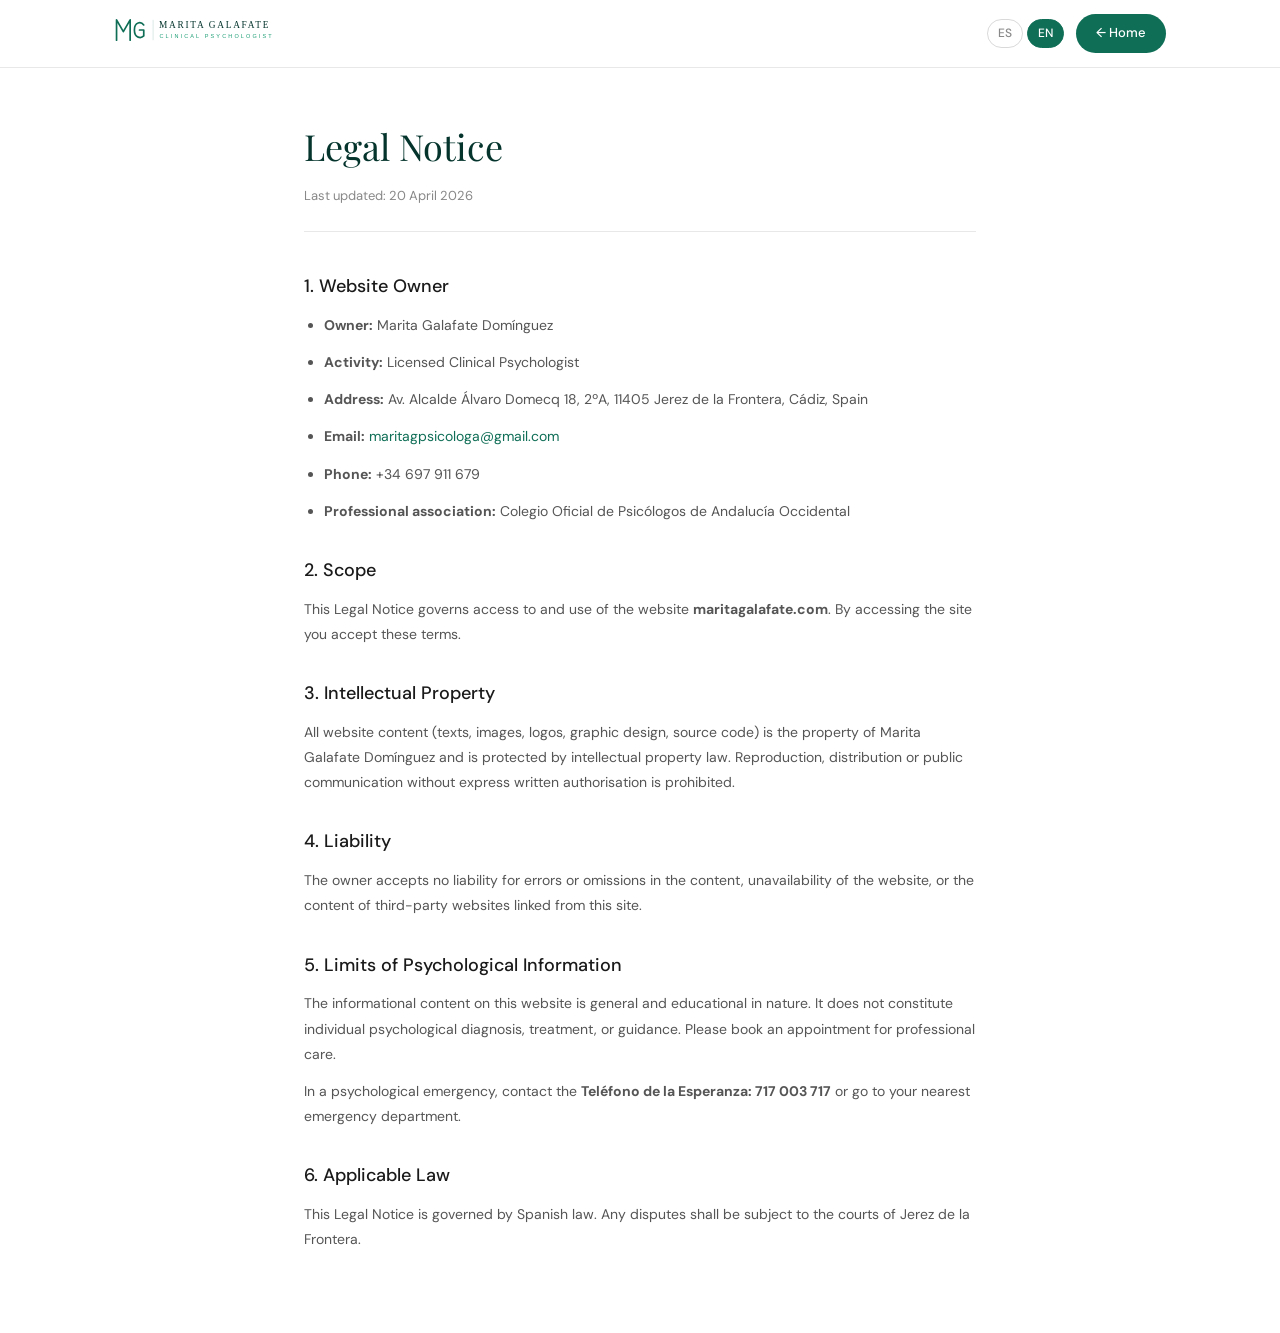
<file: en/legal/aviso.html>
<!DOCTYPE html>
<html lang="en">
<head>
  <title>Legal Notice · Marita Galafate</title>
  <link rel="canonical" href="https://maritagalafate.com/en/legal/aviso.html" />
  <link rel="alternate" hreflang="es" href="https://maritagalafate.com/es/legal/aviso.html" />
  <link rel="alternate" hreflang="en" href="https://maritagalafate.com/en/legal/aviso.html" />
  <meta charset="UTF-8" />
  <meta name="viewport" content="width=device-width, initial-scale=1.0" />
  <meta name="robots" content="index, follow" />
  <link rel="preconnect" href="https://fonts.googleapis.com" />
  <link rel="preconnect" href="https://fonts.gstatic.com" crossorigin />
  <link rel="stylesheet" href="https://fonts.googleapis.com/css2?family=Playfair+Display:wght@400;500&family=DM+Sans:wght@300;400;500&display=swap" />
  <link rel="stylesheet" href="../../css/styles.css" />
</head>
<body>
<nav id="main-nav" role="navigation">
  <div class="nav-inner">
    <a class="nav-logo" href="../">
      <svg xmlns="http://www.w3.org/2000/svg" viewBox="0 0 200 40" fill="none" height="34" aria-label="Marita Galafate · Clinical Psychologist">
        <g transform="translate(0,2)">
          <path d="M3 30 L3 6 L11 20 L19 6 L19 30" stroke="#0F6E56" stroke-width="2" stroke-linecap="round" stroke-linejoin="round"/>
          <path d="M35 12 C32 8 24 8 24 18 C24 28 32 28 35 25 L35 18 L30 18" stroke="#0F6E56" stroke-width="2" stroke-linecap="round" stroke-linejoin="round"/>
        </g>
        <line x1="46" y1="8" x2="46" y2="32" stroke="#0F6E56" stroke-width="0.6" stroke-opacity="0.3"/>
        <text x="53" y="18" font-family="Georgia,'Times New Roman',serif" font-size="11" letter-spacing="2" fill="#04342C">MARITA GALAFATE</text>
        <text x="53.5" y="29" font-family="'Helvetica Neue',Arial,sans-serif" font-size="6.5" letter-spacing="2.5" fill="#1D9E75">CLINICAL PSYCHOLOGIST</text>
      </svg>
    </a>
    <div class="nav-right">
      <div class="lang-switcher">
        <a class="lang-btn" href="../../es/legal/aviso.html">ES</a>
        <a class="lang-btn active" href="./aviso.html">EN</a>
      </div>
      <a href="../" class="nav-book-btn">← Home</a>
    </div>
  </div>
</nav>
<div class="legal-page">
  <h1>Legal Notice</h1>
  <p class="legal-date">Last updated: 20 April 2026</p>

  <h2>1. Website Owner</h2>
  <ul>
    <li><strong>Owner:</strong> Marita Galafate Domínguez</li>
    <li><strong>Activity:</strong> Licensed Clinical Psychologist</li>
    <li><strong>Address:</strong> Av. Alcalde Álvaro Domecq 18, 2ºA, 11405 Jerez de la Frontera, Cádiz, Spain</li>
    <li><strong>Email:</strong> <a href="mailto:maritagpsicologa@gmail.com">maritagpsicologa@gmail.com</a></li>
    <li><strong>Phone:</strong> +34 697 911 679</li>
    <li><strong>Professional association:</strong> Colegio Oficial de Psicólogos de Andalucía Occidental</li>
  </ul>

  <h2>2. Scope</h2>
  <p>This Legal Notice governs access to and use of the website <strong>maritagalafate.com</strong>. By accessing the site you accept these terms.</p>

  <h2>3. Intellectual Property</h2>
  <p>All website content (texts, images, logos, graphic design, source code) is the property of Marita Galafate Domínguez and is protected by intellectual property law. Reproduction, distribution or public communication without express written authorisation is prohibited.</p>

  <h2>4. Liability</h2>
  <p>The owner accepts no liability for errors or omissions in the content, unavailability of the website, or the content of third-party websites linked from this site.</p>

  <h2>5. Limits of Psychological Information</h2>
  <p>The informational content on this website is general and educational in nature. It does not constitute individual psychological diagnosis, treatment, or guidance. Please book an appointment for professional care.</p>
  <p>In a psychological emergency, contact the <strong>Teléfono de la Esperanza: 717 003 717</strong> or go to your nearest emergency department.</p>

  <h2>6. Applicable Law</h2>
  <p>This Legal Notice is governed by Spanish law. Any disputes shall be subject to the courts of Jerez de la Frontera.</p>
</div>
<script src="../../js/main.js"></script>
</body>
</html>
</file>
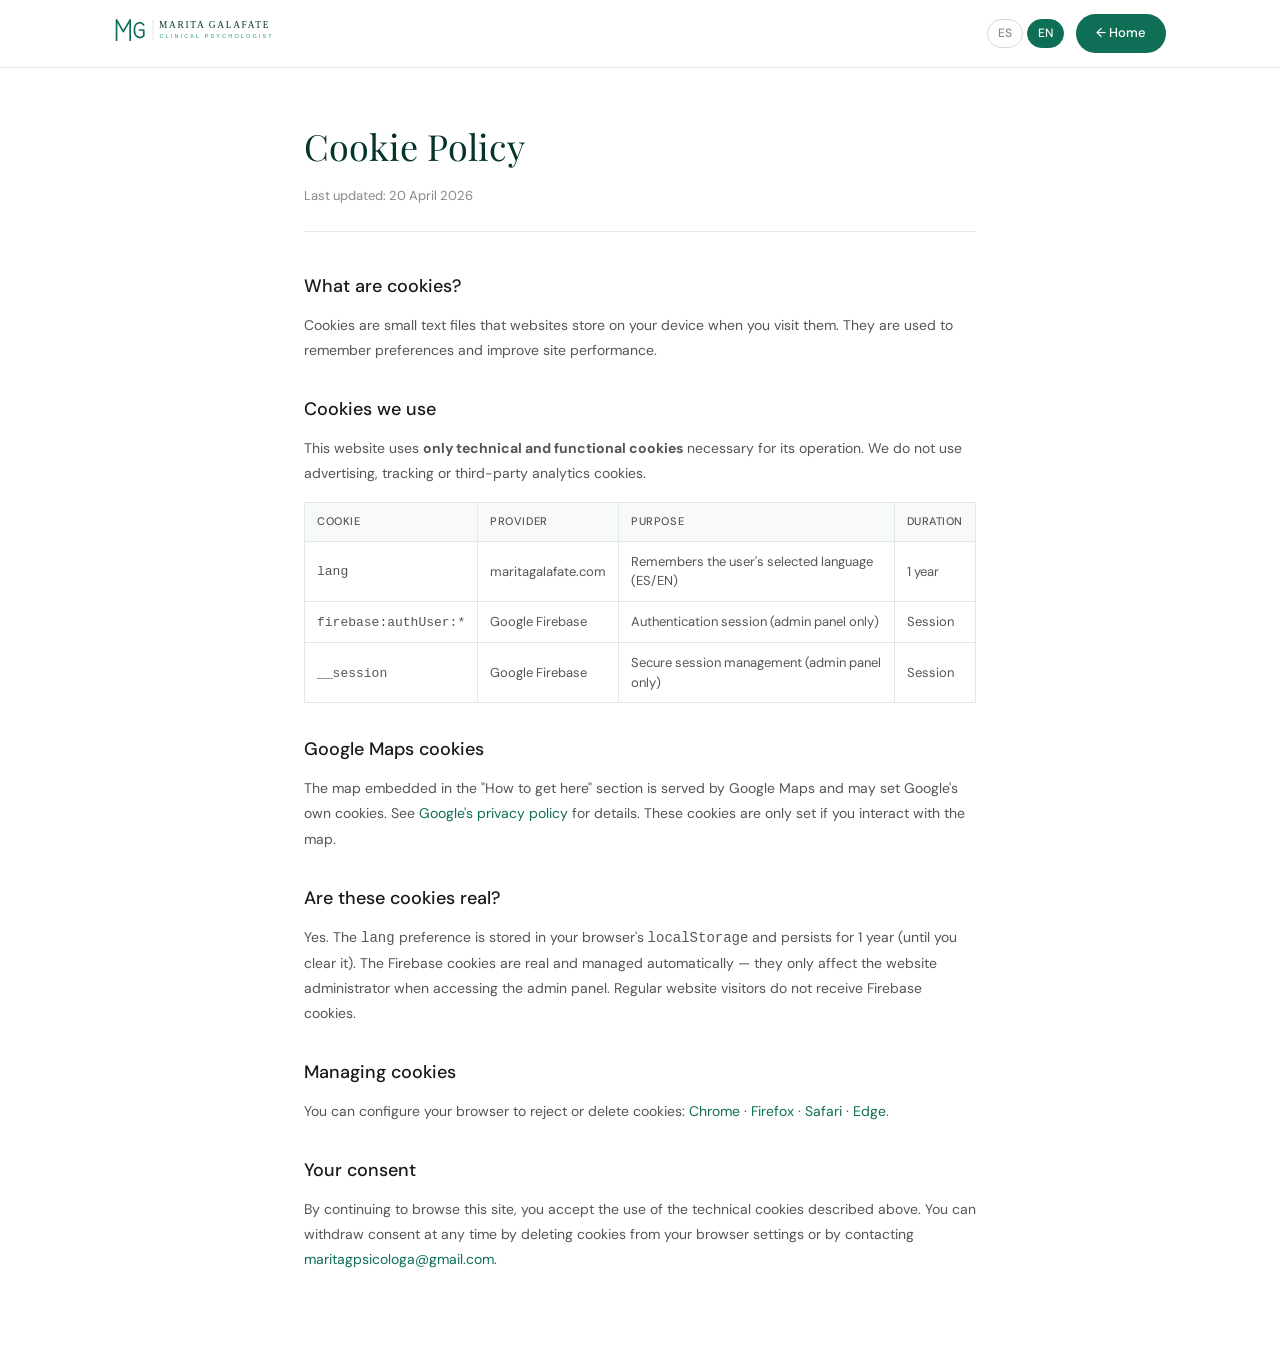
<file: en/legal/cookies.html>
<!DOCTYPE html>
<html lang="en">
<head>
  <title>Cookie Policy · Marita Galafate</title>
  <link rel="canonical" href="https://maritagalafate.com/en/legal/cookies.html" />
  <link rel="alternate" hreflang="es" href="https://maritagalafate.com/es/legal/cookies.html" />
  <link rel="alternate" hreflang="en" href="https://maritagalafate.com/en/legal/cookies.html" />
  <meta charset="UTF-8" />
  <meta name="viewport" content="width=device-width, initial-scale=1.0" />
  <meta name="robots" content="index, follow" />
  <link rel="preconnect" href="https://fonts.googleapis.com" />
  <link rel="preconnect" href="https://fonts.gstatic.com" crossorigin />
  <link rel="stylesheet" href="https://fonts.googleapis.com/css2?family=Playfair+Display:wght@400;500&family=DM+Sans:wght@300;400;500&display=swap" />
  <link rel="stylesheet" href="../../css/styles.css" />
  <style>
    .cookie-table{width:100%;border-collapse:collapse;font-size:13px;margin:1rem 0}
    .cookie-table th{text-align:left;padding:10px 12px;background:#f8faf8;border:.5px solid #e2e8e4;font-size:11px;text-transform:uppercase;letter-spacing:.05em;color:#555;font-weight:500}
    .cookie-table td{padding:10px 12px;border:.5px solid #e2e8e4;color:#555;line-height:1.5}
  </style>
</head>
<body>
<nav id="main-nav" role="navigation">
  <div class="nav-inner">
    <a class="nav-logo" href="../">
      <svg xmlns="http://www.w3.org/2000/svg" viewBox="0 0 200 40" fill="none" height="34" aria-label="Marita Galafate · Clinical Psychologist">
        <g transform="translate(0,2)">
          <path d="M3 30 L3 6 L11 20 L19 6 L19 30" stroke="#0F6E56" stroke-width="2" stroke-linecap="round" stroke-linejoin="round"/>
          <path d="M35 12 C32 8 24 8 24 18 C24 28 32 28 35 25 L35 18 L30 18" stroke="#0F6E56" stroke-width="2" stroke-linecap="round" stroke-linejoin="round"/>
        </g>
        <line x1="46" y1="8" x2="46" y2="32" stroke="#0F6E56" stroke-width="0.6" stroke-opacity="0.3"/>
        <text x="53" y="18" font-family="Georgia,'Times New Roman',serif" font-size="11" letter-spacing="2" fill="#04342C">MARITA GALAFATE</text>
        <text x="53.5" y="29" font-family="'Helvetica Neue',Arial,sans-serif" font-size="6.5" letter-spacing="2.5" fill="#1D9E75">CLINICAL PSYCHOLOGIST</text>
      </svg>
    </a>
    <div class="nav-right">
      <div class="lang-switcher">
        <a class="lang-btn" href="../../es/legal/cookies.html">ES</a>
        <a class="lang-btn active" href="./cookies.html">EN</a>
      </div>
      <a href="../" class="nav-book-btn">← Home</a>
    </div>
  </div>
</nav>
<div class="legal-page">
  <h1>Cookie Policy</h1>
  <p class="legal-date">Last updated: 20 April 2026</p>

  <h2>What are cookies?</h2>
  <p>Cookies are small text files that websites store on your device when you visit them. They are used to remember preferences and improve site performance.</p>

  <h2>Cookies we use</h2>
  <p>This website uses <strong>only technical and functional cookies</strong> necessary for its operation. We do not use advertising, tracking or third-party analytics cookies.</p>

  <table class="cookie-table">
    <thead><tr><th>Cookie</th><th>Provider</th><th>Purpose</th><th>Duration</th></tr></thead>
    <tbody>
      <tr><td><code>lang</code></td><td>maritagalafate.com</td><td>Remembers the user's selected language (ES/EN)</td><td>1 year</td></tr>
      <tr><td><code>firebase:authUser:*</code></td><td>Google Firebase</td><td>Authentication session (admin panel only)</td><td>Session</td></tr>
      <tr><td><code>__session</code></td><td>Google Firebase</td><td>Secure session management (admin panel only)</td><td>Session</td></tr>
    </tbody>
  </table>

  <h2>Google Maps cookies</h2>
  <p>The map embedded in the "How to get here" section is served by Google Maps and may set Google's own cookies. See <a href="https://policies.google.com/privacy" target="_blank" rel="noopener">Google's privacy policy</a> for details. These cookies are only set if you interact with the map.</p>

  <h2>Are these cookies real?</h2>
  <p>Yes. The <code>lang</code> preference is stored in your browser's <code>localStorage</code> and persists for 1 year (until you clear it). The Firebase cookies are real and managed automatically — they only affect the website administrator when accessing the admin panel. Regular website visitors do not receive Firebase cookies.</p>

  <h2>Managing cookies</h2>
  <p>You can configure your browser to reject or delete cookies: <a href="https://support.google.com/chrome/answer/95647" target="_blank" rel="noopener">Chrome</a> · <a href="https://support.mozilla.org/en-US/kb/enable-and-disable-cookies-website-preferences" target="_blank" rel="noopener">Firefox</a> · <a href="https://support.apple.com/guide/safari/manage-cookies-sfri11471/mac" target="_blank" rel="noopener">Safari</a> · <a href="https://support.microsoft.com/windows/delete-and-manage-cookies-168dab11-0753-043d-7c16-ede5947fc64d" target="_blank" rel="noopener">Edge</a>.</p>

  <h2>Your consent</h2>
  <p>By continuing to browse this site, you accept the use of the technical cookies described above. You can withdraw consent at any time by deleting cookies from your browser settings or by contacting <a href="mailto:maritagpsicologa@gmail.com">maritagpsicologa@gmail.com</a>.</p>
</div>
<script src="../../js/main.js"></script>
</body>
</html>
</file>
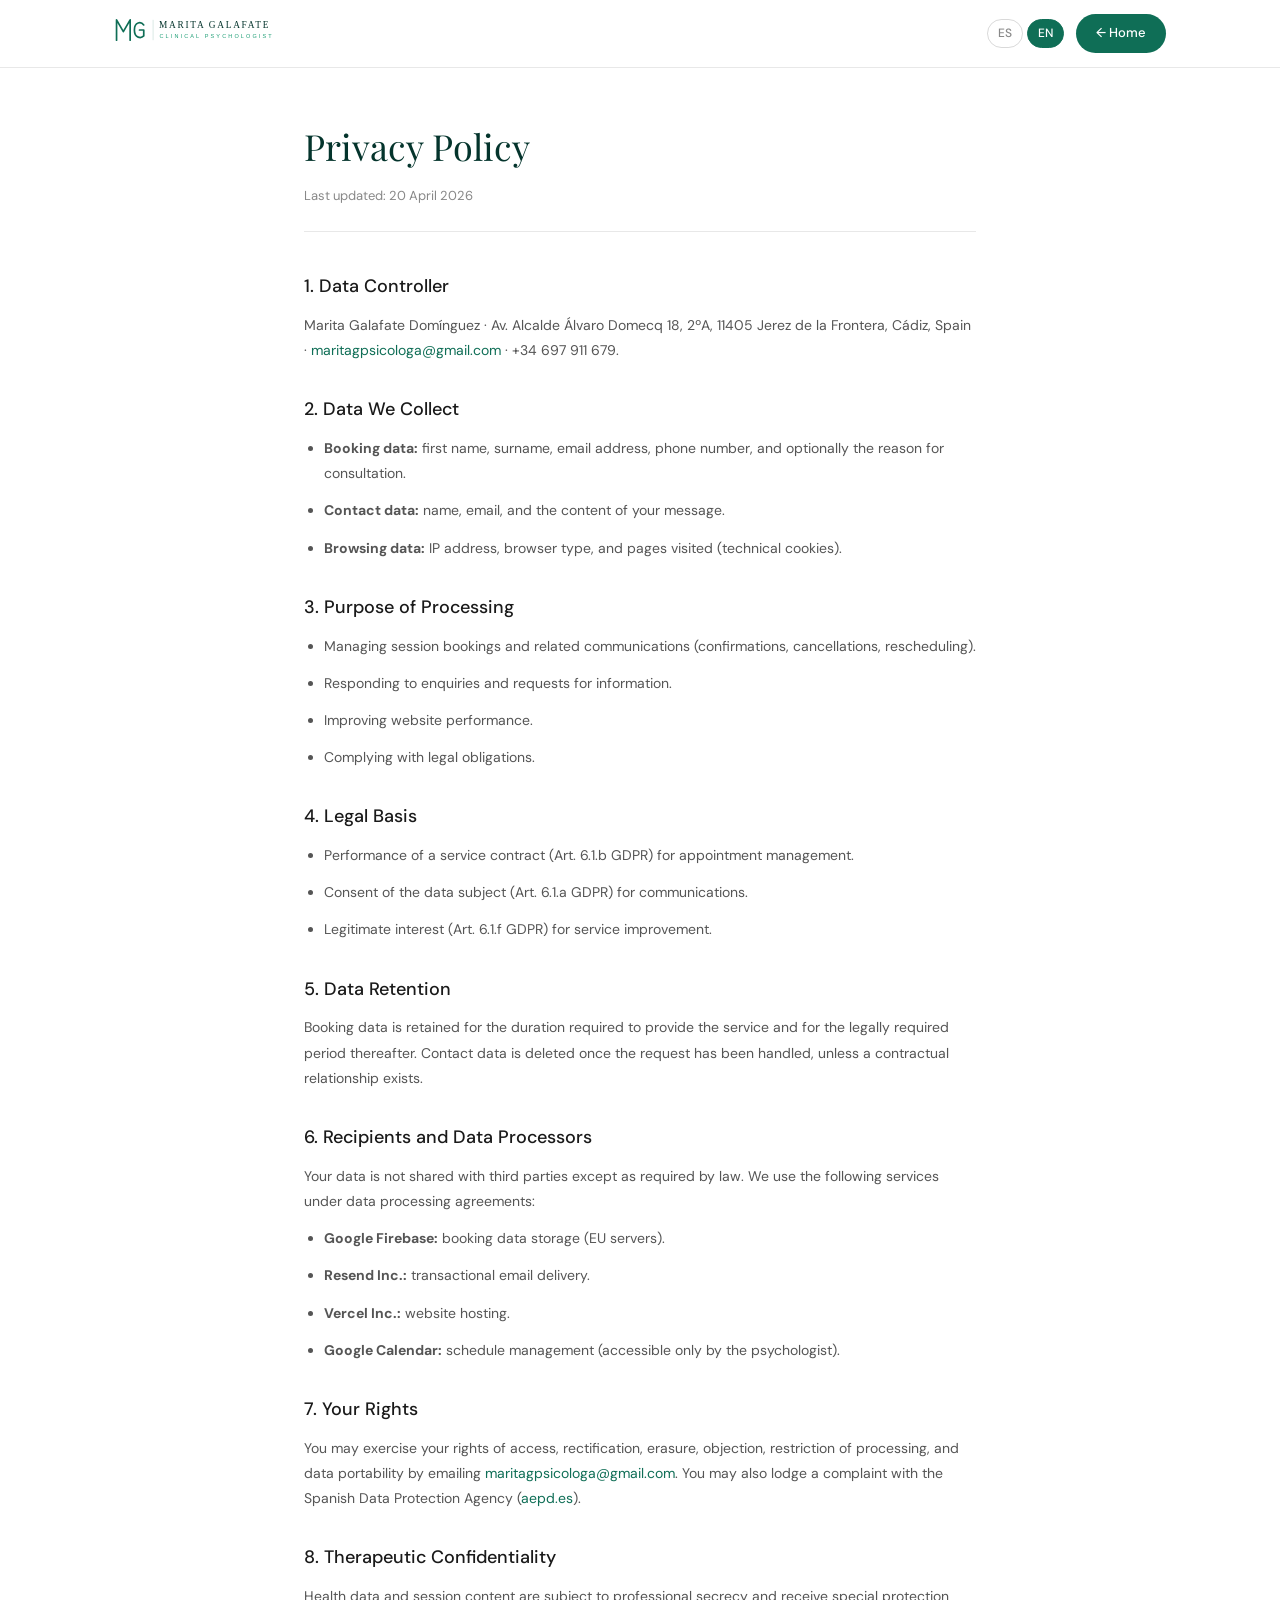
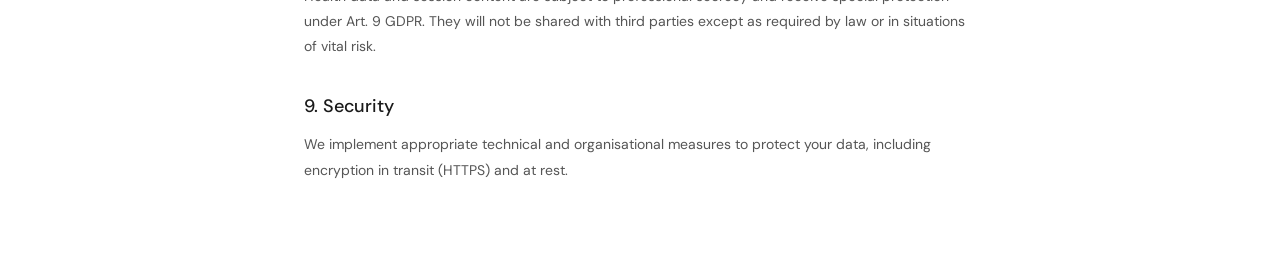
<file: en/legal/privacidad.html>
<!DOCTYPE html>
<html lang="en">
<head>
  <title>Privacy Policy · Marita Galafate</title>
  <link rel="canonical" href="https://maritagalafate.com/en/legal/privacidad.html" />
  <link rel="alternate" hreflang="es" href="https://maritagalafate.com/es/legal/privacidad.html" />
  <link rel="alternate" hreflang="en" href="https://maritagalafate.com/en/legal/privacidad.html" />
  <meta charset="UTF-8" />
  <meta name="viewport" content="width=device-width, initial-scale=1.0" />
  <meta name="robots" content="index, follow" />
  <link rel="preconnect" href="https://fonts.googleapis.com" />
  <link rel="preconnect" href="https://fonts.gstatic.com" crossorigin />
  <link rel="stylesheet" href="https://fonts.googleapis.com/css2?family=Playfair+Display:wght@400;500&family=DM+Sans:wght@300;400;500&display=swap" />
  <link rel="stylesheet" href="../../css/styles.css" />
</head>
<body>
<nav id="main-nav" role="navigation">
  <div class="nav-inner">
    <a class="nav-logo" href="../">
      <svg xmlns="http://www.w3.org/2000/svg" viewBox="0 0 200 40" fill="none" height="34" aria-label="Marita Galafate · Clinical Psychologist">
        <g transform="translate(0,2)">
          <path d="M3 30 L3 6 L11 20 L19 6 L19 30" stroke="#0F6E56" stroke-width="2" stroke-linecap="round" stroke-linejoin="round"/>
          <path d="M35 12 C32 8 24 8 24 18 C24 28 32 28 35 25 L35 18 L30 18" stroke="#0F6E56" stroke-width="2" stroke-linecap="round" stroke-linejoin="round"/>
        </g>
        <line x1="46" y1="8" x2="46" y2="32" stroke="#0F6E56" stroke-width="0.6" stroke-opacity="0.3"/>
        <text x="53" y="18" font-family="Georgia,'Times New Roman',serif" font-size="11" letter-spacing="2" fill="#04342C">MARITA GALAFATE</text>
        <text x="53.5" y="29" font-family="'Helvetica Neue',Arial,sans-serif" font-size="6.5" letter-spacing="2.5" fill="#1D9E75">CLINICAL PSYCHOLOGIST</text>
      </svg>
    </a>
    <div class="nav-right">
      <div class="lang-switcher">
        <a class="lang-btn" href="../../es/legal/privacidad.html">ES</a>
        <a class="lang-btn active" href="./privacidad.html">EN</a>
      </div>
      <a href="../" class="nav-book-btn">← Home</a>
    </div>
  </div>
</nav>
<div class="legal-page">
  <h1>Privacy Policy</h1>
  <p class="legal-date">Last updated: 20 April 2026</p>

  <h2>1. Data Controller</h2>
  <p>Marita Galafate Domínguez · Av. Alcalde Álvaro Domecq 18, 2ºA, 11405 Jerez de la Frontera, Cádiz, Spain · <a href="mailto:maritagpsicologa@gmail.com">maritagpsicologa@gmail.com</a> · +34 697 911 679.</p>

  <h2>2. Data We Collect</h2>
  <ul>
    <li><strong>Booking data:</strong> first name, surname, email address, phone number, and optionally the reason for consultation.</li>
    <li><strong>Contact data:</strong> name, email, and the content of your message.</li>
    <li><strong>Browsing data:</strong> IP address, browser type, and pages visited (technical cookies).</li>
  </ul>

  <h2>3. Purpose of Processing</h2>
  <ul>
    <li>Managing session bookings and related communications (confirmations, cancellations, rescheduling).</li>
    <li>Responding to enquiries and requests for information.</li>
    <li>Improving website performance.</li>
    <li>Complying with legal obligations.</li>
  </ul>

  <h2>4. Legal Basis</h2>
  <ul>
    <li>Performance of a service contract (Art. 6.1.b GDPR) for appointment management.</li>
    <li>Consent of the data subject (Art. 6.1.a GDPR) for communications.</li>
    <li>Legitimate interest (Art. 6.1.f GDPR) for service improvement.</li>
  </ul>

  <h2>5. Data Retention</h2>
  <p>Booking data is retained for the duration required to provide the service and for the legally required period thereafter. Contact data is deleted once the request has been handled, unless a contractual relationship exists.</p>

  <h2>6. Recipients and Data Processors</h2>
  <p>Your data is not shared with third parties except as required by law. We use the following services under data processing agreements:</p>
  <ul>
    <li><strong>Google Firebase:</strong> booking data storage (EU servers).</li>
    <li><strong>Resend Inc.:</strong> transactional email delivery.</li>
    <li><strong>Vercel Inc.:</strong> website hosting.</li>
    <li><strong>Google Calendar:</strong> schedule management (accessible only by the psychologist).</li>
  </ul>

  <h2>7. Your Rights</h2>
  <p>You may exercise your rights of access, rectification, erasure, objection, restriction of processing, and data portability by emailing <a href="mailto:maritagpsicologa@gmail.com">maritagpsicologa@gmail.com</a>. You may also lodge a complaint with the Spanish Data Protection Agency (<a href="https://www.aepd.es" target="_blank" rel="noopener">aepd.es</a>).</p>

  <h2>8. Therapeutic Confidentiality</h2>
  <p>Health data and session content are subject to professional secrecy and receive special protection under Art. 9 GDPR. They will not be shared with third parties except as required by law or in situations of vital risk.</p>

  <h2>9. Security</h2>
  <p>We implement appropriate technical and organisational measures to protect your data, including encryption in transit (HTTPS) and at rest.</p>
</div>
<script src="../../js/main.js"></script>
</body>
</html>
</file>
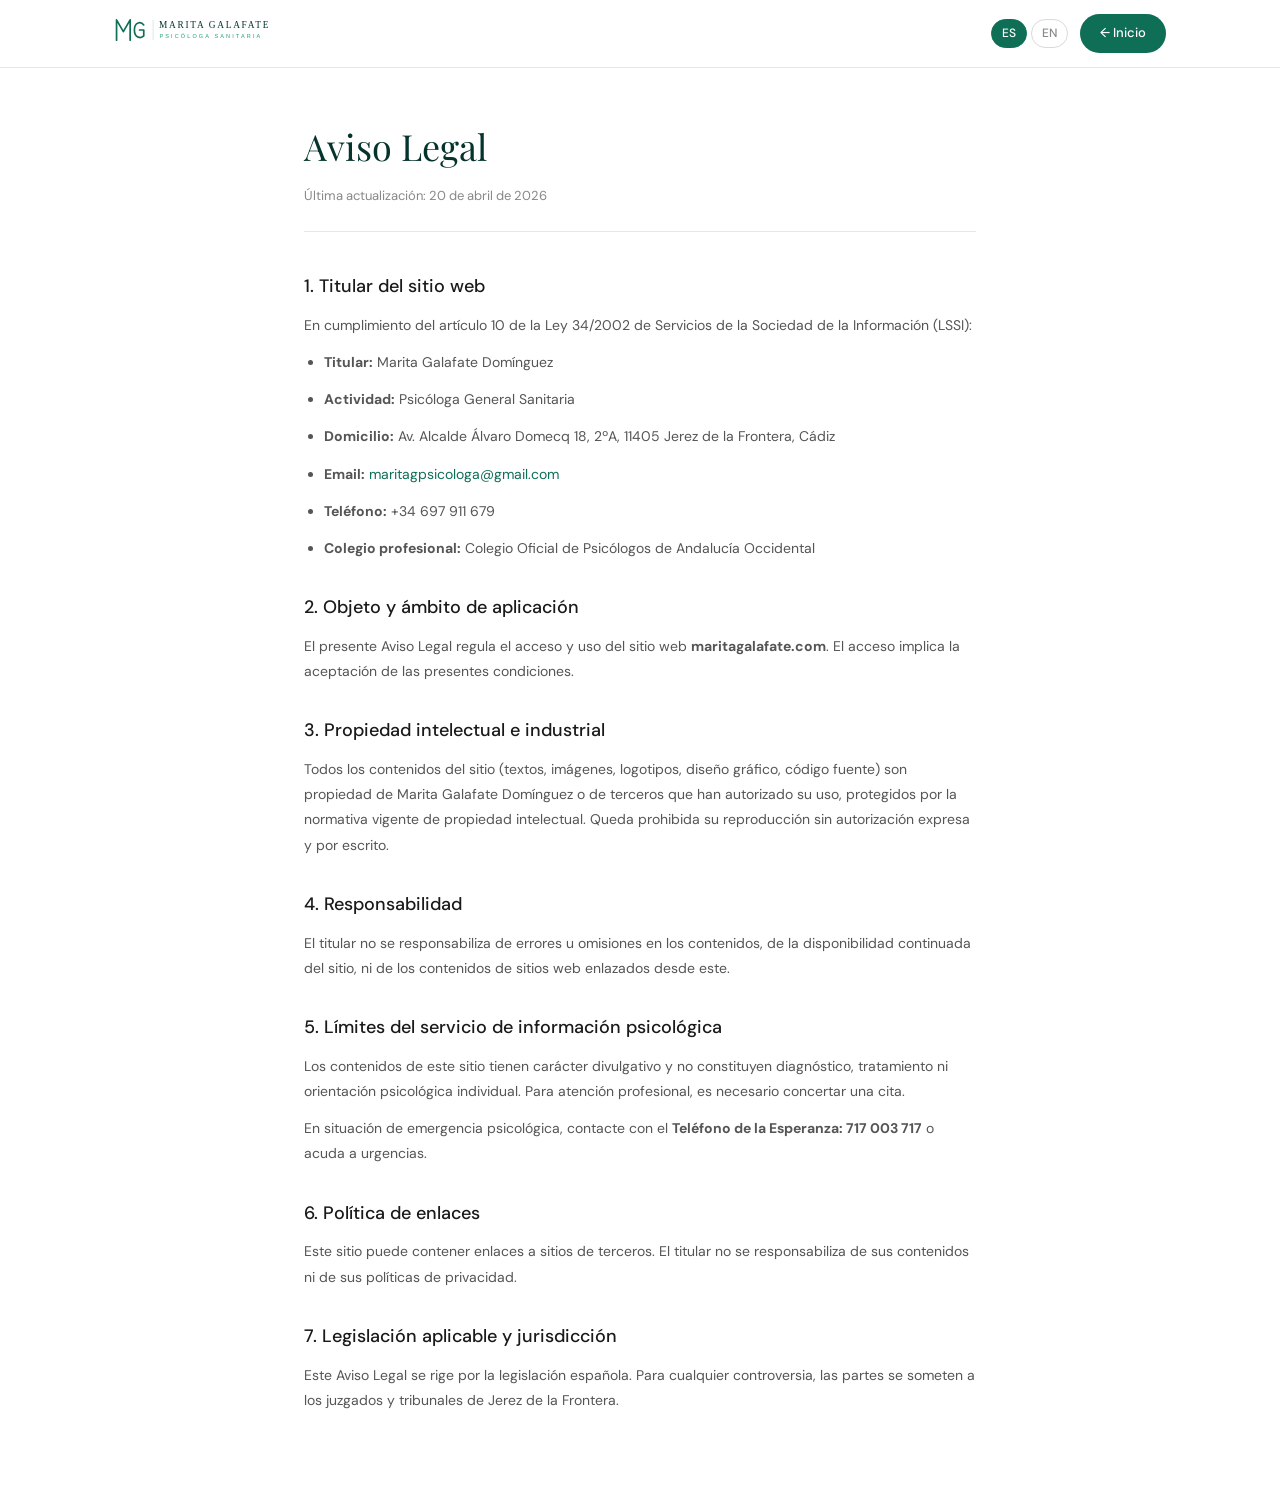
<file: es/legal/aviso.html>
<!DOCTYPE html>
<html lang="es">
<head>
  <title>Aviso Legal · Marita Galafate</title>
  <link rel="canonical" href="https://maritagalafate.com/es/legal/aviso.html" />
  <link rel="alternate" hreflang="es" href="https://maritagalafate.com/es/legal/aviso.html" />
  <link rel="alternate" hreflang="en" href="https://maritagalafate.com/en/legal/aviso.html" />
  <meta charset="UTF-8" />
  <meta name="viewport" content="width=device-width, initial-scale=1.0" />
  <meta name="robots" content="index, follow" />
  <link rel="preconnect" href="https://fonts.googleapis.com" />
  <link rel="preconnect" href="https://fonts.gstatic.com" crossorigin />
  <link rel="stylesheet" href="https://fonts.googleapis.com/css2?family=Playfair+Display:wght@400;500&family=DM+Sans:wght@300;400;500&display=swap" />
  <link rel="stylesheet" href="../../css/styles.css" />
</head>
<body>
<nav id="main-nav" role="navigation">
  <div class="nav-inner">
    <a class="nav-logo" href="../">
      <svg xmlns="http://www.w3.org/2000/svg" viewBox="0 0 200 40" fill="none" height="34" aria-label="Marita Galafate · Psicóloga">
        <g transform="translate(0,2)">
          <path d="M3 30 L3 6 L11 20 L19 6 L19 30" stroke="#0F6E56" stroke-width="2" stroke-linecap="round" stroke-linejoin="round"/>
          <path d="M35 12 C32 8 24 8 24 18 C24 28 32 28 35 25 L35 18 L30 18" stroke="#0F6E56" stroke-width="2" stroke-linecap="round" stroke-linejoin="round"/>
        </g>
        <line x1="46" y1="8" x2="46" y2="32" stroke="#0F6E56" stroke-width="0.6" stroke-opacity="0.3"/>
        <text x="53" y="18" font-family="Georgia,'Times New Roman',serif" font-size="11" letter-spacing="2" fill="#04342C">MARITA GALAFATE</text>
        <text x="53.5" y="29" font-family="'Helvetica Neue',Arial,sans-serif" font-size="6.5" letter-spacing="2.5" fill="#1D9E75">PSICÓLOGA SANITARIA</text>
      </svg>
    </a>
    <div class="nav-right">
      <div class="lang-switcher">
        <a class="lang-btn active" href="./aviso.html">ES</a>
        <a class="lang-btn" href="../../en/legal/aviso.html">EN</a>
      </div>
      <a href="../" class="nav-book-btn">← Inicio</a>
    </div>
  </div>
</nav>
<div class="legal-page">
  <h1>Aviso Legal</h1>
  <p class="legal-date">Última actualización: 20 de abril de 2026</p>

  <h2>1. Titular del sitio web</h2>
  <p>En cumplimiento del artículo 10 de la Ley 34/2002 de Servicios de la Sociedad de la Información (LSSI):</p>
  <ul>
    <li><strong>Titular:</strong> Marita Galafate Domínguez</li>
    <li><strong>Actividad:</strong> Psicóloga General Sanitaria</li>
    <li><strong>Domicilio:</strong> Av. Alcalde Álvaro Domecq 18, 2ºA, 11405 Jerez de la Frontera, Cádiz</li>
    <li><strong>Email:</strong> <a href="mailto:maritagpsicologa@gmail.com">maritagpsicologa@gmail.com</a></li>
    <li><strong>Teléfono:</strong> +34 697 911 679</li>
    <li><strong>Colegio profesional:</strong> Colegio Oficial de Psicólogos de Andalucía Occidental</li>
  </ul>

  <h2>2. Objeto y ámbito de aplicación</h2>
  <p>El presente Aviso Legal regula el acceso y uso del sitio web <strong>maritagalafate.com</strong>. El acceso implica la aceptación de las presentes condiciones.</p>

  <h2>3. Propiedad intelectual e industrial</h2>
  <p>Todos los contenidos del sitio (textos, imágenes, logotipos, diseño gráfico, código fuente) son propiedad de Marita Galafate Domínguez o de terceros que han autorizado su uso, protegidos por la normativa vigente de propiedad intelectual. Queda prohibida su reproducción sin autorización expresa y por escrito.</p>

  <h2>4. Responsabilidad</h2>
  <p>El titular no se responsabiliza de errores u omisiones en los contenidos, de la disponibilidad continuada del sitio, ni de los contenidos de sitios web enlazados desde este.</p>

  <h2>5. Límites del servicio de información psicológica</h2>
  <p>Los contenidos de este sitio tienen carácter divulgativo y no constituyen diagnóstico, tratamiento ni orientación psicológica individual. Para atención profesional, es necesario concertar una cita.</p>
  <p>En situación de emergencia psicológica, contacte con el <strong>Teléfono de la Esperanza: 717 003 717</strong> o acuda a urgencias.</p>

  <h2>6. Política de enlaces</h2>
  <p>Este sitio puede contener enlaces a sitios de terceros. El titular no se responsabiliza de sus contenidos ni de sus políticas de privacidad.</p>

  <h2>7. Legislación aplicable y jurisdicción</h2>
  <p>Este Aviso Legal se rige por la legislación española. Para cualquier controversia, las partes se someten a los juzgados y tribunales de Jerez de la Frontera.</p>
</div>
<script src="../../js/main.js"></script>
</body>
</html>
</file>
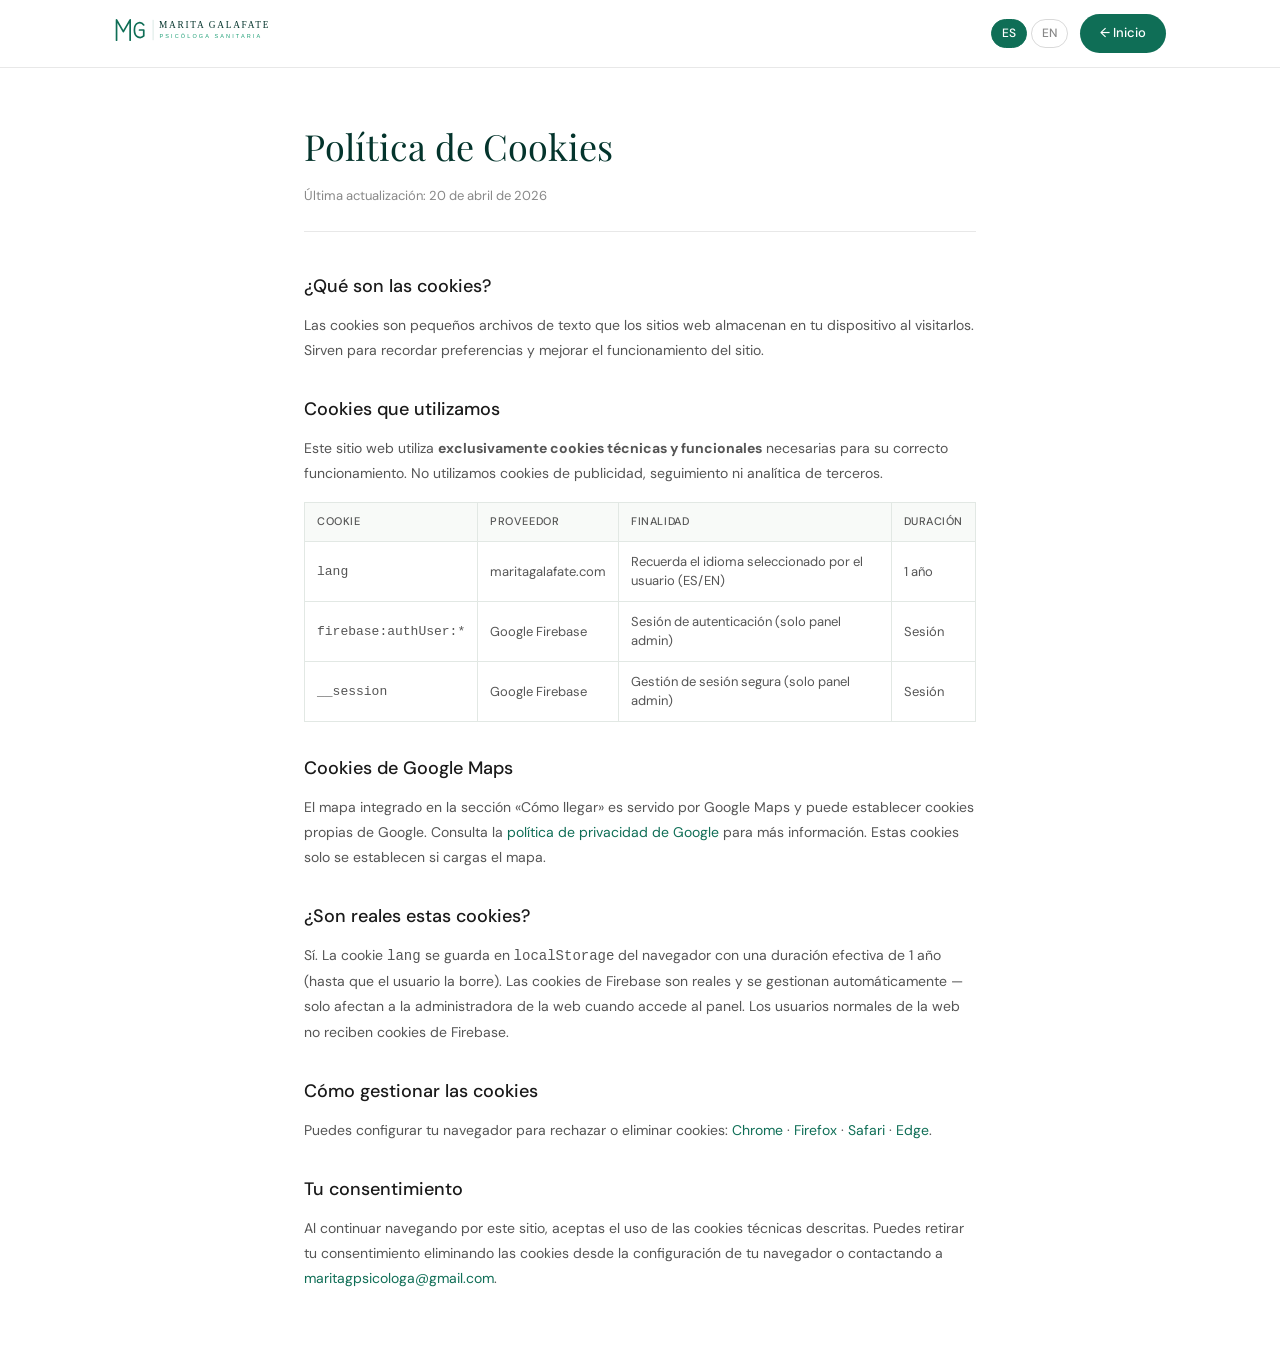
<file: es/legal/cookies.html>
<!DOCTYPE html>
<html lang="es">
<head>
  <title>Política de Cookies · Marita Galafate</title>
  <link rel="canonical" href="https://maritagalafate.com/es/legal/cookies.html" />
  <link rel="alternate" hreflang="es" href="https://maritagalafate.com/es/legal/cookies.html" />
  <link rel="alternate" hreflang="en" href="https://maritagalafate.com/en/legal/cookies.html" />
  <meta charset="UTF-8" />
  <meta name="viewport" content="width=device-width, initial-scale=1.0" />
  <meta name="robots" content="index, follow" />
  <link rel="preconnect" href="https://fonts.googleapis.com" />
  <link rel="preconnect" href="https://fonts.gstatic.com" crossorigin />
  <link rel="stylesheet" href="https://fonts.googleapis.com/css2?family=Playfair+Display:wght@400;500&family=DM+Sans:wght@300;400;500&display=swap" />
  <link rel="stylesheet" href="../../css/styles.css" />
  <style>
    .cookie-table{width:100%;border-collapse:collapse;font-size:13px;margin:1rem 0}
    .cookie-table th{text-align:left;padding:10px 12px;background:#f8faf8;border:.5px solid #e2e8e4;font-size:11px;text-transform:uppercase;letter-spacing:.05em;color:#555;font-weight:500}
    .cookie-table td{padding:10px 12px;border:.5px solid #e2e8e4;color:#555;line-height:1.5}
  </style>
</head>
<body>
<nav id="main-nav" role="navigation">
  <div class="nav-inner">
    <a class="nav-logo" href="../">
      <svg xmlns="http://www.w3.org/2000/svg" viewBox="0 0 200 40" fill="none" height="34" aria-label="Marita Galafate · Psicóloga">
        <g transform="translate(0,2)">
          <path d="M3 30 L3 6 L11 20 L19 6 L19 30" stroke="#0F6E56" stroke-width="2" stroke-linecap="round" stroke-linejoin="round"/>
          <path d="M35 12 C32 8 24 8 24 18 C24 28 32 28 35 25 L35 18 L30 18" stroke="#0F6E56" stroke-width="2" stroke-linecap="round" stroke-linejoin="round"/>
        </g>
        <line x1="46" y1="8" x2="46" y2="32" stroke="#0F6E56" stroke-width="0.6" stroke-opacity="0.3"/>
        <text x="53" y="18" font-family="Georgia,'Times New Roman',serif" font-size="11" letter-spacing="2" fill="#04342C">MARITA GALAFATE</text>
        <text x="53.5" y="29" font-family="'Helvetica Neue',Arial,sans-serif" font-size="6.5" letter-spacing="2.5" fill="#1D9E75">PSICÓLOGA SANITARIA</text>
      </svg>
    </a>
    <div class="nav-right">
      <div class="lang-switcher">
        <a class="lang-btn active" href="./cookies.html">ES</a>
        <a class="lang-btn" href="../../en/legal/cookies.html">EN</a>
      </div>
      <a href="../" class="nav-book-btn">← Inicio</a>
    </div>
  </div>
</nav>
<div class="legal-page">
  <h1>Política de Cookies</h1>
  <p class="legal-date">Última actualización: 20 de abril de 2026</p>

  <h2>¿Qué son las cookies?</h2>
  <p>Las cookies son pequeños archivos de texto que los sitios web almacenan en tu dispositivo al visitarlos. Sirven para recordar preferencias y mejorar el funcionamiento del sitio.</p>

  <h2>Cookies que utilizamos</h2>
  <p>Este sitio web utiliza <strong>exclusivamente cookies técnicas y funcionales</strong> necesarias para su correcto funcionamiento. No utilizamos cookies de publicidad, seguimiento ni analítica de terceros.</p>

  <table class="cookie-table">
    <thead><tr><th>Cookie</th><th>Proveedor</th><th>Finalidad</th><th>Duración</th></tr></thead>
    <tbody>
      <tr><td><code>lang</code></td><td>maritagalafate.com</td><td>Recuerda el idioma seleccionado por el usuario (ES/EN)</td><td>1 año</td></tr>
      <tr><td><code>firebase:authUser:*</code></td><td>Google Firebase</td><td>Sesión de autenticación (solo panel admin)</td><td>Sesión</td></tr>
      <tr><td><code>__session</code></td><td>Google Firebase</td><td>Gestión de sesión segura (solo panel admin)</td><td>Sesión</td></tr>
    </tbody>
  </table>

  <h2>Cookies de Google Maps</h2>
  <p>El mapa integrado en la sección «Cómo llegar» es servido por Google Maps y puede establecer cookies propias de Google. Consulta la <a href="https://policies.google.com/privacy" target="_blank" rel="noopener">política de privacidad de Google</a> para más información. Estas cookies solo se establecen si cargas el mapa.</p>

  <h2>¿Son reales estas cookies?</h2>
  <p>Sí. La cookie <code>lang</code> se guarda en <code>localStorage</code> del navegador con una duración efectiva de 1 año (hasta que el usuario la borre). Las cookies de Firebase son reales y se gestionan automáticamente — solo afectan a la administradora de la web cuando accede al panel. Los usuarios normales de la web no reciben cookies de Firebase.</p>

  <h2>Cómo gestionar las cookies</h2>
  <p>Puedes configurar tu navegador para rechazar o eliminar cookies: <a href="https://support.google.com/chrome/answer/95647" target="_blank" rel="noopener">Chrome</a> · <a href="https://support.mozilla.org/es/kb/habilitar-y-deshabilitar-cookies-sitios-web-rastrear-preferencias" target="_blank" rel="noopener">Firefox</a> · <a href="https://support.apple.com/es-es/guide/safari/sfri11471/mac" target="_blank" rel="noopener">Safari</a> · <a href="https://support.microsoft.com/es-es/windows/eliminar-y-administrar-cookies-168dab11-0753-043d-7c16-ede5947fc64d" target="_blank" rel="noopener">Edge</a>.</p>

  <h2>Tu consentimiento</h2>
  <p>Al continuar navegando por este sitio, aceptas el uso de las cookies técnicas descritas. Puedes retirar tu consentimiento eliminando las cookies desde la configuración de tu navegador o contactando a <a href="mailto:maritagpsicologa@gmail.com">maritagpsicologa@gmail.com</a>.</p>
</div>
<script src="../../js/main.js"></script>
</body>
</html>
</file>
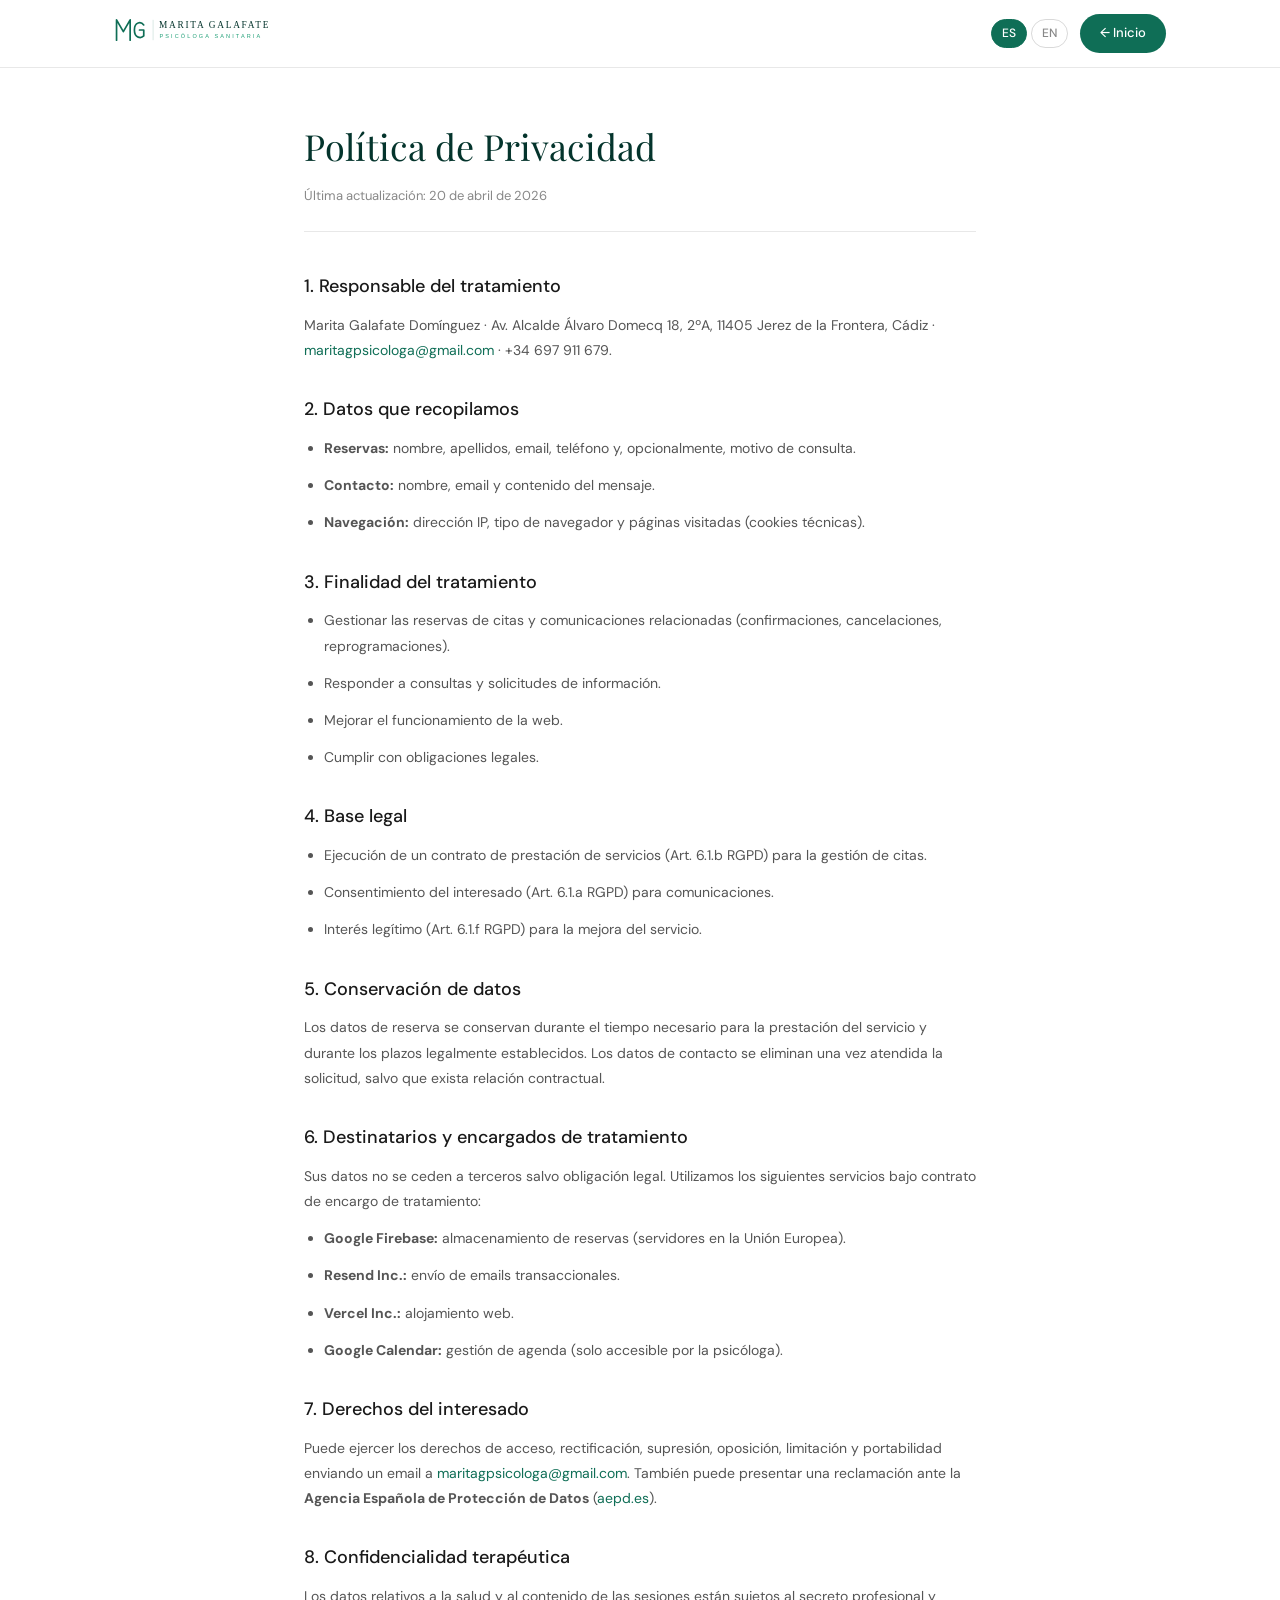
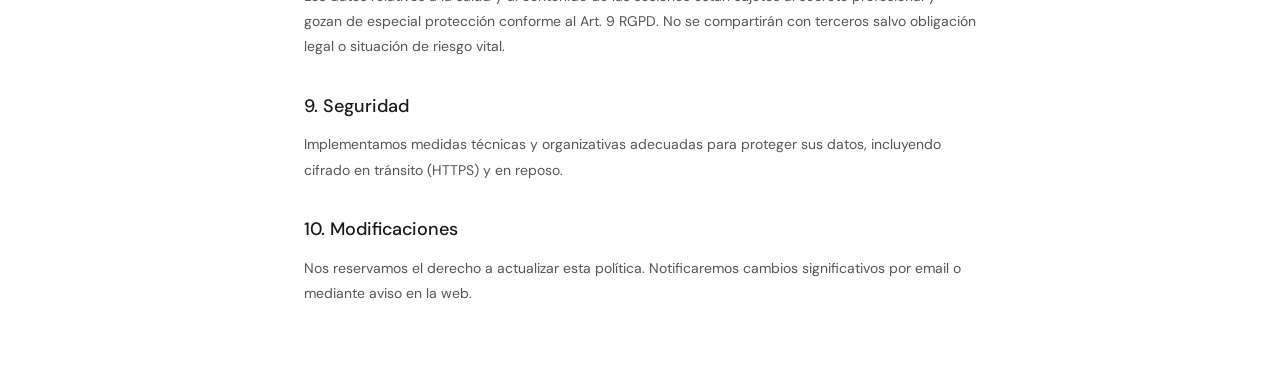
<file: es/legal/privacidad.html>
<!DOCTYPE html>
<html lang="es">
<head>
  <title>Política de Privacidad · Marita Galafate</title>
  <link rel="canonical" href="https://maritagalafate.com/es/legal/privacidad.html" />
  <link rel="alternate" hreflang="es" href="https://maritagalafate.com/es/legal/privacidad.html" />
  <link rel="alternate" hreflang="en" href="https://maritagalafate.com/en/legal/privacidad.html" />
  <meta charset="UTF-8" />
  <meta name="viewport" content="width=device-width, initial-scale=1.0" />
  <meta name="robots" content="index, follow" />
  <link rel="preconnect" href="https://fonts.googleapis.com" />
  <link rel="preconnect" href="https://fonts.gstatic.com" crossorigin />
  <link rel="stylesheet" href="https://fonts.googleapis.com/css2?family=Playfair+Display:wght@400;500&family=DM+Sans:wght@300;400;500&display=swap" />
  <link rel="stylesheet" href="../../css/styles.css" />
</head>
<body>
<nav id="main-nav" role="navigation">
  <div class="nav-inner">
    <a class="nav-logo" href="../">
      <svg xmlns="http://www.w3.org/2000/svg" viewBox="0 0 200 40" fill="none" height="34" aria-label="Marita Galafate · Psicóloga">
        <g transform="translate(0,2)">
          <path d="M3 30 L3 6 L11 20 L19 6 L19 30" stroke="#0F6E56" stroke-width="2" stroke-linecap="round" stroke-linejoin="round"/>
          <path d="M35 12 C32 8 24 8 24 18 C24 28 32 28 35 25 L35 18 L30 18" stroke="#0F6E56" stroke-width="2" stroke-linecap="round" stroke-linejoin="round"/>
        </g>
        <line x1="46" y1="8" x2="46" y2="32" stroke="#0F6E56" stroke-width="0.6" stroke-opacity="0.3"/>
        <text x="53" y="18" font-family="Georgia,'Times New Roman',serif" font-size="11" letter-spacing="2" fill="#04342C">MARITA GALAFATE</text>
        <text x="53.5" y="29" font-family="'Helvetica Neue',Arial,sans-serif" font-size="6.5" letter-spacing="2.5" fill="#1D9E75">PSICÓLOGA SANITARIA</text>
      </svg>
    </a>
    <div class="nav-right">
      <div class="lang-switcher">
        <a class="lang-btn active" href="./privacidad.html">ES</a>
        <a class="lang-btn" href="../../en/legal/privacidad.html">EN</a>
      </div>
      <a href="../" class="nav-book-btn">← Inicio</a>
    </div>
  </div>
</nav>
<div class="legal-page">
  <h1>Política de Privacidad</h1>
  <p class="legal-date">Última actualización: 20 de abril de 2026</p>

  <h2>1. Responsable del tratamiento</h2>
  <p>Marita Galafate Domínguez · Av. Alcalde Álvaro Domecq 18, 2ºA, 11405 Jerez de la Frontera, Cádiz · <a href="mailto:maritagpsicologa@gmail.com">maritagpsicologa@gmail.com</a> · +34 697 911 679.</p>

  <h2>2. Datos que recopilamos</h2>
  <ul>
    <li><strong>Reservas:</strong> nombre, apellidos, email, teléfono y, opcionalmente, motivo de consulta.</li>
    <li><strong>Contacto:</strong> nombre, email y contenido del mensaje.</li>
    <li><strong>Navegación:</strong> dirección IP, tipo de navegador y páginas visitadas (cookies técnicas).</li>
  </ul>

  <h2>3. Finalidad del tratamiento</h2>
  <ul>
    <li>Gestionar las reservas de citas y comunicaciones relacionadas (confirmaciones, cancelaciones, reprogramaciones).</li>
    <li>Responder a consultas y solicitudes de información.</li>
    <li>Mejorar el funcionamiento de la web.</li>
    <li>Cumplir con obligaciones legales.</li>
  </ul>

  <h2>4. Base legal</h2>
  <ul>
    <li>Ejecución de un contrato de prestación de servicios (Art. 6.1.b RGPD) para la gestión de citas.</li>
    <li>Consentimiento del interesado (Art. 6.1.a RGPD) para comunicaciones.</li>
    <li>Interés legítimo (Art. 6.1.f RGPD) para la mejora del servicio.</li>
  </ul>

  <h2>5. Conservación de datos</h2>
  <p>Los datos de reserva se conservan durante el tiempo necesario para la prestación del servicio y durante los plazos legalmente establecidos. Los datos de contacto se eliminan una vez atendida la solicitud, salvo que exista relación contractual.</p>

  <h2>6. Destinatarios y encargados de tratamiento</h2>
  <p>Sus datos no se ceden a terceros salvo obligación legal. Utilizamos los siguientes servicios bajo contrato de encargo de tratamiento:</p>
  <ul>
    <li><strong>Google Firebase:</strong> almacenamiento de reservas (servidores en la Unión Europea).</li>
    <li><strong>Resend Inc.:</strong> envío de emails transaccionales.</li>
    <li><strong>Vercel Inc.:</strong> alojamiento web.</li>
    <li><strong>Google Calendar:</strong> gestión de agenda (solo accesible por la psicóloga).</li>
  </ul>

  <h2>7. Derechos del interesado</h2>
  <p>Puede ejercer los derechos de acceso, rectificación, supresión, oposición, limitación y portabilidad enviando un email a <a href="mailto:maritagpsicologa@gmail.com">maritagpsicologa@gmail.com</a>. También puede presentar una reclamación ante la <strong>Agencia Española de Protección de Datos</strong> (<a href="https://www.aepd.es" target="_blank" rel="noopener">aepd.es</a>).</p>

  <h2>8. Confidencialidad terapéutica</h2>
  <p>Los datos relativos a la salud y al contenido de las sesiones están sujetos al secreto profesional y gozan de especial protección conforme al Art. 9 RGPD. No se compartirán con terceros salvo obligación legal o situación de riesgo vital.</p>

  <h2>9. Seguridad</h2>
  <p>Implementamos medidas técnicas y organizativas adecuadas para proteger sus datos, incluyendo cifrado en tránsito (HTTPS) y en reposo.</p>

  <h2>10. Modificaciones</h2>
  <p>Nos reservamos el derecho a actualizar esta política. Notificaremos cambios significativos por email o mediante aviso en la web.</p>
</div>
<script src="../../js/main.js"></script>
</body>
</html>
</file>
<file: css/styles.css>
/* ============================================================
   styles.css — Marita Galafate · Psicóloga
   ============================================================ */

@import url('https://fonts.googleapis.com/css2?family=Playfair+Display:ital,wght@0,400;0,500;1,400&family=DM+Sans:ital,wght@0,300;0,400;0,500;1,300&display=swap');

/* ─── Reset & Variables ──────────────────────────────────────────────────────── */
*, *::before, *::after { box-sizing: border-box; margin: 0; padding: 0; }

:root {
  --green-900: #04342C;
  --green-800: #085041;
  --green-700: #0F6E56;
  --green-600: #1D9E75;
  --green-400: #5DCAA5;
  --green-200: #9FE1CB;
  --green-100: #E1F5EE;
  --green-50:  #F0FBF7;

  --text-primary:   #1a1a1a;
  --text-secondary: #555;
  --text-muted:     #888;
  --bg:             #fff;
  --bg-soft:        #f8f9f4;
  --bg-card:        #fff;
  --border:         rgba(0,0,0,.09);
  --border-strong:  rgba(0,0,0,.15);

  --radius-sm: 8px;
  --radius-md: 12px;
  --radius-lg: 20px;
  --radius-xl: 32px;

  --shadow-card: 0 2px 20px rgba(0,0,0,.07);
  --shadow-hover:0 8px 32px rgba(0,0,0,.12);

  --nav-h: 68px;
  --font-serif: 'Playfair Display', Georgia, serif;
  --font-sans:  'DM Sans', system-ui, sans-serif;
}

html { scroll-behavior: smooth; scroll-padding-top: var(--nav-h); }

body {
  font-family: var(--font-sans);
  color: var(--text-primary);
  background: var(--bg);
  line-height: 1.6;
  -webkit-font-smoothing: antialiased;
}

img { max-width: 100%; display: block; }
a  { color: inherit; text-decoration: none; }
button { font-family: inherit; cursor: pointer; border: none; background: none; }

/* ─── Typography helpers ────────────────────────────────────────────────────── */
.section-label {
  font-size: 11px;
  font-weight: 500;
  text-transform: uppercase;
  letter-spacing: .1em;
  color: var(--green-600);
  margin-bottom: .6rem;
}
.section-title {
  font-family: var(--font-serif);
  font-size: clamp(24px, 4vw, 36px);
  font-weight: 400;
  line-height: 1.2;
  color: var(--text-primary);
  margin-bottom: 1rem;
}
.section-subtitle {
  font-size: 15px;
  color: var(--text-secondary);
  font-weight: 300;
  max-width: 540px;
}

/* ─── Layout ────────────────────────────────────────────────────────────────── */
.container { max-width: 1100px; margin: 0 auto; padding: 0 1.5rem; }
.section    { padding: 80px 0; }
.section-alt { background: var(--bg-soft); }

/* ─── Animate in ────────────────────────────────────────────────────────────── */
.animate-in {
  opacity: 0;
  transform: translateY(20px);
  transition: opacity .55s ease, transform .55s ease;
}
.animate-in.visible { opacity: 1; transform: none; }
/* Fallback: make visible if JS fails */
@media (prefers-reduced-motion: reduce) {
  .animate-in { opacity: 1; transform: none; }
}

/* ─── NAV ───────────────────────────────────────────────────────────────────── */
#main-nav {
  position: fixed;
  top: 0; left: 0; right: 0;
  z-index: 1000;
  height: var(--nav-h);
  background: rgba(255,255,255,.92);
  backdrop-filter: blur(12px);
  border-bottom: .5px solid var(--border);
  transition: transform .3s ease, background .3s;
}
#main-nav.scrolled { background: rgba(255,255,255,.98); }
#main-nav.hidden   { transform: translateY(-100%); }

.nav-inner {
  max-width: 1100px;
  margin: 0 auto;
  padding: 0 1.5rem;
  height: 100%;
  display: flex;
  align-items: center;
  justify-content: space-between;
  gap: 1rem;
}
.nav-logo {
  font-family: var(--font-serif);
  font-size: 18px;
  color: var(--green-800);
  white-space: nowrap;
}
.nav-logo span { color: var(--green-600); font-style: italic; }

.nav-links {
  display: flex;
  align-items: center;
  gap: 2rem;
  list-style: none;
}
.nav-links a {
  font-size: 14px;
  font-weight: 400;
  color: var(--text-secondary);
  transition: color .2s;
}
.nav-links a:hover { color: var(--green-700); }

.nav-right { display: flex; align-items: center; gap: .75rem; }

.lang-switcher { display: flex; gap: 4px; }
.lang-btn {
  font-size: 12px;
  font-weight: 500;
  padding: 4px 10px;
  border-radius: 100px;
  border: .5px solid var(--border-strong);
  color: var(--text-muted);
  transition: all .15s;
}
.lang-btn.active, .lang-btn:hover {
  background: var(--green-700);
  color: #fff;
  border-color: var(--green-700);
}

.nav-book-btn {
  background: var(--green-700);
  color: #fff;
  font-size: 13px;
  font-weight: 500;
  padding: 9px 20px;
  border-radius: 100px;
  transition: background .2s, transform .15s;
}
.nav-book-btn:hover { background: var(--green-800); transform: translateY(-1px); }

/* Mobile menu */
#mobile-menu-btn {
  display: none;
  flex-direction: column;
  gap: 5px;
  padding: 6px;
}
#mobile-menu-btn span {
  display: block;
  width: 22px; height: 1.5px;
  background: var(--text-primary);
  border-radius: 2px;
  transition: .2s;
}
#mobile-menu {
  display: none;
  flex-direction: column;
  position: fixed;
  top: var(--nav-h); left: 0; right: 0;
  background: #fff;
  border-bottom: .5px solid var(--border);
  padding: 1rem 1.5rem 1.5rem;
  gap: .75rem;
  z-index: 999;
}
#mobile-menu a {
  font-size: 16px;
  color: var(--text-secondary);
  padding: .5rem 0;
  border-bottom: .5px solid var(--border);
}
#mobile-menu .nav-book-btn {
  text-align: center;
  padding: 12px;
  border-radius: var(--radius-sm);
  margin-top: .5rem;
}

/* ─── HERO ──────────────────────────────────────────────────────────────────── */
#hero {
  min-height: 100vh;
  background: linear-gradient(150deg, var(--green-900) 0%, var(--green-700) 55%, var(--green-800) 100%);
  display: flex;
  align-items: center;
  padding: calc(var(--nav-h) + 60px) 0 80px;
  position: relative;
  overflow: hidden;
}
#hero::before {
  content: '';
  position: absolute;
  top: -100px; right: -100px;
  width: 500px; height: 500px;
  border-radius: 50%;
  background: rgba(255,255,255,.04);
}
#hero::after {
  content: '';
  position: absolute;
  bottom: -120px; left: -80px;
  width: 400px; height: 400px;
  border-radius: 50%;
  background: rgba(255,255,255,.03);
}

.hero-inner {
  max-width: 1100px;
  margin: 0 auto;
  padding: 0 1.5rem;
  display: grid;
  grid-template-columns: 1fr 1fr;
  gap: 4rem;
  align-items: center;
  position: relative;
  z-index: 1;
}

.hero-badge {
  display: inline-flex;
  align-items: center;
  gap: 8px;
  background: rgba(255,255,255,.12);
  color: var(--green-200);
  font-size: 12px;
  font-weight: 400;
  padding: 6px 16px;
  border-radius: 100px;
  border: .5px solid rgba(255,255,255,.2);
  margin-bottom: 1.5rem;
}
.hero-badge::before {
  content: '';
  width: 6px; height: 6px;
  border-radius: 50%;
  background: var(--green-400);
  flex-shrink: 0;
}

.hero-title {
  font-family: var(--font-serif);
  font-size: clamp(38px, 5.5vw, 60px);
  font-weight: 400;
  color: #fff;
  line-height: 1.1;
  margin-bottom: .75rem;
}
.hero-title em { font-style: italic; color: var(--green-200); }

.hero-subtitle {
  font-size: 16px;
  font-weight: 300;
  color: rgba(255,255,255,.7);
  line-height: 1.7;
  margin-bottom: 2.5rem;
  max-width: 420px;
}

.hero-ctas { display: flex; gap: 12px; flex-wrap: wrap; margin-bottom: 3rem; }

.btn-primary {
  display: inline-flex;
  align-items: center;
  gap: 8px;
  background: #fff;
  color: var(--green-800);
  font-size: 14px;
  font-weight: 500;
  padding: 14px 28px;
  border-radius: 100px;
  transition: transform .15s, box-shadow .15s;
}
.btn-primary:hover { transform: translateY(-2px); box-shadow: 0 8px 24px rgba(0,0,0,.2); }
.btn-primary svg { width: 14px; height: 14px; }

.btn-ghost {
  display: inline-flex;
  align-items: center;
  gap: 8px;
  background: rgba(255,255,255,.12);
  color: #fff;
  font-size: 14px;
  font-weight: 400;
  padding: 14px 24px;
  border-radius: 100px;
  border: .5px solid rgba(255,255,255,.3);
  transition: background .15s;
}
.btn-ghost:hover { background: rgba(255,255,255,.2); }

.hero-stats {
  display: flex;
  gap: 2rem;
}
.hero-stat { }
.hero-stat .num {
  font-family: var(--font-serif);
  font-size: 32px;
  color: #fff;
  font-weight: 500;
  line-height: 1;
}
.hero-stat .lbl {
  font-size: 12px;
  color: rgba(255,255,255,.5);
  text-transform: uppercase;
  letter-spacing: .05em;
  margin-top: 4px;
}

.hero-image-wrap {
  display: flex;
  justify-content: center;
  align-items: center;
}
.hero-photo-frame {
  width: 380px;
  height: 480px;
  border-radius: var(--radius-xl) var(--radius-xl) var(--radius-xl) 0;
  overflow: hidden;
  background: rgba(255,255,255,.08);
  border: .5px solid rgba(255,255,255,.15);
  display: flex;
  align-items: center;
  justify-content: center;
  position: relative;
}
.hero-photo-frame img {
  width: 100%; height: 100%;
  object-fit: cover;
}
.hero-photo-placeholder {
  text-align: center;
  color: rgba(255,255,255,.4);
}
.hero-photo-placeholder svg { width: 80px; height: 80px; margin: 0 auto 12px; }
.hero-photo-placeholder p { font-size: 13px; }

.hero-trust-badge {
  position: absolute;
  bottom: -16px; left: -16px;
  background: #fff;
  border-radius: var(--radius-md);
  padding: 10px 14px;
  display: flex;
  align-items: center;
  gap: 10px;
  box-shadow: var(--shadow-card);
  max-width: 180px;
}
.hero-trust-badge .stars { color: #f59e0b; font-size: 12px; letter-spacing: 1px; margin-bottom: 2px; }
.hero-trust-badge .trust-text p { font-size: 13px; font-weight: 500; line-height: 1.2; margin: 0; color: var(--text-primary); }
.hero-trust-badge .trust-text span { font-size: 11px; color: var(--text-muted); }

/* ─── ABOUT ─────────────────────────────────────────────────────────────────── */
.about-grid {
  display: grid;
  grid-template-columns: 1fr 1fr;
  gap: 4rem;
  align-items: center;
}
.about-certs {
  margin-top: 1.5rem;
}
.about-certs h4 {
  font-size: 12px;
  font-weight: 500;
  text-transform: uppercase;
  letter-spacing: .08em;
  color: var(--text-muted);
  margin-bottom: .75rem;
}
.cert-list { list-style: none; display: flex; flex-direction: column; gap: 8px; }
.cert-list li {
  display: flex;
  align-items: center;
  gap: 10px;
  font-size: 14px;
  color: var(--text-secondary);
}
.cert-list li::before {
  content: '';
  width: 6px; height: 6px;
  border-radius: 50%;
  background: var(--green-600);
  flex-shrink: 0;
}

.about-image {
  position: relative;
}
.about-photo {
  width: 100%;
  aspect-ratio: 3/4;
  object-fit: cover;
  border-radius: var(--radius-lg) var(--radius-lg) 0 var(--radius-lg);
  background: var(--green-100);
}
.about-photo-placeholder { display:none; } .about-photo {
  width: 100%;
  aspect-ratio: 3/4;
  border-radius: var(--radius-lg) var(--radius-lg) 0 var(--radius-lg);
  background: var(--green-100);
  display: flex;
  flex-direction: column;
  align-items: center;
  justify-content: center;
  color: var(--green-600);
  gap: 12px;
}
.about-photo-placeholder svg { width: 60px; height: 60px; }
.about-photo-placeholder p   { font-size: 13px; }

.about-exp-badge {
  position: absolute;
  bottom: -20px; right: -20px;
  background: var(--green-700);
  color: #fff;
  border-radius: var(--radius-md);
  padding: 16px 20px;
  text-align: center;
  box-shadow: var(--shadow-card);
}
.about-exp-badge .exp-num { font-family: var(--font-serif); font-size: 36px; font-weight: 500; line-height: 1; }
.about-exp-badge .exp-lbl { font-size: 11px; opacity: .8; margin-top: 4px; }

/* ─── MODALITIES ────────────────────────────────────────────────────────────── */
.modalities-grid {
  display: grid;
  grid-template-columns: 1fr 1fr;
  gap: 1.5rem;
  margin-top: 2.5rem;
}

.mod-card {
  background: var(--bg-card);
  border: .5px solid var(--border);
  border-radius: var(--radius-lg);
  padding: 2rem;
  position: relative;
  transition: box-shadow .2s, transform .2s;
}
.mod-card:hover { box-shadow: var(--shadow-hover); transform: translateY(-4px); }
.mod-card.featured {
  border: 2px solid var(--green-600);
  background: linear-gradient(135deg, var(--green-50) 0%, #fff 100%);
}

.mod-badge {
  display: inline-block;
  background: var(--green-600);
  color: #fff;
  font-size: 11px;
  font-weight: 500;
  padding: 4px 12px;
  border-radius: 100px;
  margin-bottom: 1rem;
}

.mod-icon {
  width: 48px; height: 48px;
  border-radius: var(--radius-sm);
  background: var(--green-100);
  display: flex;
  align-items: center;
  justify-content: center;
  font-size: 22px;
  margin-bottom: 1rem;
}

.mod-card h3 {
  font-family: var(--font-serif);
  font-size: 22px;
  font-weight: 400;
  margin-bottom: .5rem;
}
.mod-card p { font-size: 14px; color: var(--text-secondary); font-weight: 300; line-height: 1.65; margin-bottom: 1.25rem; }

.mod-features { list-style: none; display: flex; flex-direction: column; gap: 6px; margin-bottom: 1.5rem; }
.mod-features li {
  display: flex;
  align-items: center;
  gap: 8px;
  font-size: 13px;
  color: var(--text-secondary);
}
.mod-features li::before {
  content: '✓';
  color: var(--green-600);
  font-weight: 500;
  font-size: 12px;
  flex-shrink: 0;
}

.btn-mod {
  display: inline-flex;
  align-items: center;
  gap: 8px;
  background: var(--green-700);
  color: #fff;
  font-size: 14px;
  font-weight: 500;
  padding: 12px 22px;
  border-radius: 100px;
  transition: background .15s, transform .15s;
  width: 100%;
  justify-content: center;
}
.btn-mod:hover { background: var(--green-800); transform: translateY(-1px); }
.btn-mod.outline { background: #fff; color: var(--green-700); border: 1.5px solid var(--green-700); }
.btn-mod.outline:hover { background: var(--green-50); }

.mod-price-note {
  text-align: center;
  font-size: 13px;
  color: var(--text-muted);
  margin-top: 1rem;
}

/* ─── SPECIALTIES ───────────────────────────────────────────────────────────── */
.spec-grid {
  display: grid;
  grid-template-columns: repeat(4, 1fr);
  gap: 1rem;
  margin-top: 2.5rem;
}
.spec-card {
  background: var(--bg-card);
  border: .5px solid var(--border);
  border-radius: var(--radius-md);
  padding: 1.25rem;
  transition: box-shadow .2s, transform .2s;
}
.spec-card:hover { box-shadow: var(--shadow-card); transform: translateY(-2px); }
.spec-icon {
  font-size: 20px;
  color: var(--green-600);
  margin-bottom: .6rem;
}
.spec-card h4 { font-size: 14px; font-weight: 500; margin-bottom: .3rem; }
.spec-card p  { font-size: 13px; color: var(--text-muted); font-weight: 300; line-height: 1.5; }

/* ─── BOOKING ───────────────────────────────────────────────────────────────── */
.booking-layout {
  display: grid;
  grid-template-columns: 1fr 1.2fr;
  gap: 3rem;
  margin-top: 2.5rem;
}

/* Modalidad */
.modality-selector { margin-bottom: 1.5rem; }
.modality-selector p { font-size: 13px; font-weight: 500; color: var(--text-muted); margin-bottom: .5rem; }
.modality-btns { display: flex; gap: 8px; }
.modality-btn {
  flex: 1;
  padding: 10px;
  border-radius: var(--radius-sm);
  border: 1.5px solid var(--border-strong);
  font-size: 14px;
  font-weight: 400;
  color: var(--text-secondary);
  text-align: center;
  transition: all .15s;
}
.modality-btn.active {
  border-color: var(--green-600);
  background: var(--green-100);
  color: var(--green-800);
  font-weight: 500;
}

/* Calendario */
.cal-header {
  display: flex;
  align-items: center;
  justify-content: space-between;
  margin-bottom: 1rem;
}
.cal-month { font-size: 15px; font-weight: 500; }
.cal-nav {
  width: 32px; height: 32px;
  border-radius: 50%;
  border: .5px solid var(--border-strong);
  font-size: 16px;
  color: var(--text-secondary);
  display: flex; align-items: center; justify-content: center;
  transition: all .15s;
}
.cal-nav:hover { background: var(--green-100); border-color: var(--green-600); color: var(--green-700); }

.cal-grid {
  display: grid;
  grid-template-columns: repeat(7, 1fr);
  gap: 4px;
}
.cal-day-name {
  text-align: center;
  font-size: 11px;
  font-weight: 500;
  color: var(--text-muted);
  padding: 4px 0 8px;
  text-transform: uppercase;
  letter-spacing: .04em;
}
.cal-cell {
  aspect-ratio: 1;
  border-radius: var(--radius-sm);
  display: flex;
  align-items: center;
  justify-content: center;
  font-size: 13px;
  font-weight: 400;
}
.cal-cell.empty    { background: none; }
.cal-cell.past     { color: var(--text-muted); opacity: .4; }
.cal-cell.unavail  { color: var(--text-muted); }
.cal-cell.avail    {
  background: var(--green-100);
  color: var(--green-800);
  font-weight: 500;
  cursor: pointer;
  transition: background .15s, transform .1s;
}
.cal-cell.avail:hover { background: var(--green-400); color: #fff; transform: scale(1.05); }
.cal-cell.today    { border: 1.5px solid var(--green-600); }
.cal-cell.sel      { background: var(--green-700) !important; color: #fff !important; }
.cal-cell.booked-day { background: #fee2e2; color: #991b1b; }

.cal-legend {
  display: flex;
  gap: 1rem;
  margin-top: 12px;
  font-size: 11px;
  color: var(--text-muted);
  align-items: center;
}
.leg {
  width: 12px; height: 12px;
  border-radius: 3px;
  flex-shrink: 0;
}
.leg.avail   { background: var(--green-100); border: .5px solid var(--green-400); }
.leg.unavail { background: #f3f4f6; }
.leg.booked  { background: #fee2e2; }

/* Slots */
#selected-date-display {
  font-size: 14px;
  font-weight: 500;
  color: var(--green-700);
  margin: 1.25rem 0 .75rem;
  display: none;
}
.slots-grid {
  display: grid;
  grid-template-columns: repeat(4, 1fr);
  gap: 8px;
}
.slot-btn {
  padding: 10px 6px;
  border-radius: var(--radius-sm);
  font-size: 13px;
  font-weight: 500;
  text-align: center;
  border: 1.5px solid transparent;
  transition: all .15s;
}
.slot-btn.free {
  background: var(--green-100);
  color: var(--green-800);
  border-color: var(--green-200);
}
.slot-btn.free:hover    { background: var(--green-600); color: #fff; border-color: var(--green-600); }
.slot-btn.sel-slot      { background: var(--green-700); color: #fff; border-color: var(--green-700); }
.slot-btn.booked        { background: #fee2e2; color: #999; cursor: not-allowed; border-color: #fecaca; }
.slot-btn.booked small  { display: block; font-size: 10px; font-weight: 400; }
.slots-loading          { font-size: 13px; color: var(--text-muted); }
.no-slots               { font-size: 13px; color: var(--text-muted); }

/* Booking form */
#booking-form-container {
  display: none;
  margin-top: 1.5rem;
  background: var(--bg-soft);
  border-radius: var(--radius-md);
  padding: 1.5rem;
  border: .5px solid var(--border);
}
#booking-form-container h4 {
  font-size: 14px;
  font-weight: 500;
  margin-bottom: 1rem;
}

#reschedule-notice {
  display: none;
  background: #fef9c3;
  border: .5px solid #fde68a;
  border-radius: var(--radius-sm);
  padding: 12px 16px;
  font-size: 13px;
  color: #78350f;
  margin-bottom: 1rem;
  line-height: 1.6;
}

#booking-success {
  display: none;
  background: var(--green-100);
  border: .5px solid var(--green-400);
  border-radius: var(--radius-md);
  padding: 2rem;
  text-align: center;
  margin-top: 1rem;
}
#booking-success h3 { font-family: var(--font-serif); font-size: 22px; color: var(--green-800); margin-bottom: .5rem; }
#booking-success p  { font-size: 14px; color: var(--green-700); }

/* ─── FORMS ─────────────────────────────────────────────────────────────────── */
.form-group { margin-bottom: 1rem; }
.form-group label {
  display: block;
  font-size: 12px;
  font-weight: 500;
  color: var(--text-secondary);
  margin-bottom: 5px;
  text-transform: uppercase;
  letter-spacing: .04em;
}
.form-group input,
.form-group textarea,
.form-group select {
  width: 100%;
  padding: 11px 14px;
  border: .5px solid var(--border-strong);
  border-radius: var(--radius-sm);
  font-family: var(--font-sans);
  font-size: 14px;
  color: var(--text-primary);
  background: #fff;
  transition: border-color .15s;
  outline: none;
}
.form-group input:focus,
.form-group textarea:focus { border-color: var(--green-600); box-shadow: 0 0 0 3px rgba(15,110,86,.1); }
.form-group textarea { resize: vertical; min-height: 100px; }

.btn-submit {
  width: 100%;
  padding: 14px;
  background: var(--green-700);
  color: #fff;
  font-size: 15px;
  font-weight: 500;
  border-radius: var(--radius-sm);
  transition: background .15s, transform .15s;
}
.btn-submit:hover { background: var(--green-800); transform: translateY(-1px); }
.btn-submit:disabled { opacity: .6; cursor: not-allowed; transform: none; }

.form-msg {
  display: none;
  padding: 10px 14px;
  border-radius: var(--radius-sm);
  font-size: 13px;
  margin-top: .75rem;
}
.form-msg.success { background: var(--green-100); color: var(--green-800); border: .5px solid var(--green-400); }
.form-msg.error   { background: #fee2e2; color: #991b1b; border: .5px solid #fecaca; }

/* ─── REVIEWS ───────────────────────────────────────────────────────────────── */
.reviews-grid {
  display: grid;
  grid-template-columns: repeat(3, 1fr);
  gap: 1.25rem;
  margin-top: 2.5rem;
}
.review-card {
  background: var(--bg-card);
  border: .5px solid var(--border);
  border-radius: var(--radius-md);
  padding: 1.5rem;
  display: flex;
  flex-direction: column;
  gap: .75rem;
}
.review-header { display: flex; align-items: center; justify-content: space-between; }
.reviewer-info { display: flex; align-items: center; gap: 10px; }
.reviewer-avatar {
  width: 36px; height: 36px;
  border-radius: 50%;
  background: var(--green-100);
  display: flex; align-items: center; justify-content: center;
  font-size: 13px;
  font-weight: 500;
  color: var(--green-700);
  flex-shrink: 0;
}
.reviewer-name { font-size: 13px; font-weight: 500; }
.reviewer-date { font-size: 11px; color: var(--text-muted); }
.stars         { color: #f59e0b; font-size: 12px; letter-spacing: 1px; }
.review-text   { font-size: 13px; color: var(--text-secondary); line-height: 1.65; font-weight: 300; font-style: italic; flex: 1; }
.verified-badge {
  display: inline-flex; align-items: center; gap: 5px;
  font-size: 11px; color: var(--green-700); font-weight: 400;
}
.verified-badge::before { content: '✓'; font-size: 10px; }

.reviews-footer { text-align: center; margin-top: 2rem; }
.reviews-footer p { font-size: 13px; color: var(--text-muted); }

/* ─── CONTACT ───────────────────────────────────────────────────────────────── */
.contact-grid {
  display: grid;
  grid-template-columns: 1fr 1fr;
  gap: 4rem;
  margin-top: 2.5rem;
  align-items: start;
}
.contact-info { display: flex; flex-direction: column; gap: 1.5rem; }
.contact-item { display: flex; align-items: flex-start; gap: 14px; }
.contact-item-icon {
  width: 40px; height: 40px;
  border-radius: var(--radius-sm);
  background: var(--green-100);
  display: flex; align-items: center; justify-content: center;
  font-size: 18px;
  flex-shrink: 0;
}
.contact-item-text h4 { font-size: 12px; font-weight: 500; text-transform: uppercase; letter-spacing: .05em; color: var(--text-muted); margin-bottom: 3px; }
.contact-item-text p  { font-size: 14px; color: var(--text-primary); line-height: 1.5; }

.btn-whatsapp {
  display: inline-flex;
  align-items: center;
  gap: 10px;
  background: #25d366;
  color: #fff;
  font-size: 14px;
  font-weight: 500;
  padding: 14px 24px;
  border-radius: 100px;
  transition: transform .15s, box-shadow .15s;
  margin-top: .5rem;
}
.btn-whatsapp:hover { transform: translateY(-2px); box-shadow: 0 8px 24px rgba(37,211,102,.35); }

/* ─── FLOATING WHATSAPP ─────────────────────────────────────────────────────── */
#whatsapp-fab {
  position: fixed;
  bottom: 24px; right: 24px;
  width: 56px; height: 56px;
  border-radius: 50%;
  background: #25d366;
  color: #fff;
  font-size: 26px;
  display: flex; align-items: center; justify-content: center;
  box-shadow: 0 4px 20px rgba(37,211,102,.45);
  z-index: 900;
  transition: transform .15s, box-shadow .15s;
}
#whatsapp-fab:hover { transform: scale(1.1); box-shadow: 0 8px 28px rgba(37,211,102,.55); }

/* ─── FOOTER ────────────────────────────────────────────────────────────────── */
#footer {
  background: var(--green-900);
  color: rgba(255,255,255,.6);
  padding: 3rem 0 2rem;
}
.footer-inner {
  max-width: 1100px;
  margin: 0 auto;
  padding: 0 1.5rem;
}
.footer-top {
  display: flex;
  justify-content: space-between;
  align-items: flex-start;
  gap: 2rem;
  padding-bottom: 2rem;
  border-bottom: .5px solid rgba(255,255,255,.1);
  flex-wrap: wrap;
}
.footer-brand h3 {
  font-family: var(--font-serif);
  font-size: 20px;
  color: #fff;
  margin-bottom: 4px;
}
.footer-brand p { font-size: 13px; }

.footer-links { display: flex; gap: 1.5rem; flex-wrap: wrap; }
.footer-links a { font-size: 13px; color: rgba(255,255,255,.5); transition: color .15s; }
.footer-links a:hover { color: #fff; }

.footer-bottom {
  padding-top: 1.5rem;
  display: flex;
  justify-content: space-between;
  align-items: center;
  flex-wrap: wrap;
  gap: .5rem;
}
.footer-bottom p { font-size: 12px; }

/* ─── CANCEL PAGE ───────────────────────────────────────────────────────────── */
.cancel-page {
  min-height: 100vh;
  display: flex;
  align-items: center;
  justify-content: center;
  padding: 2rem;
  background: var(--bg-soft);
}
.cancel-card {
  background: #fff;
  border-radius: var(--radius-lg);
  padding: 3rem 2.5rem;
  max-width: 480px;
  width: 100%;
  text-align: center;
  box-shadow: var(--shadow-card);
}
.cancel-card h1 { font-family: var(--font-serif); font-size: 28px; font-weight: 400; margin-bottom: .75rem; }
.cancel-card p  { font-size: 15px; color: var(--text-secondary); margin-bottom: 1.5rem; }
#cancel-msg     { font-size: 15px; color: var(--green-700); margin-top: 1rem; }

/* ─── RESPONSIVE ────────────────────────────────────────────────────────────── */
@media (max-width: 1024px) {
  .spec-grid { grid-template-columns: repeat(2, 1fr); }
}

@media (max-width: 900px) {
  .nav-links, .nav-book-btn { display: none; }
  #mobile-menu-btn { display: flex; }

  .hero-inner { grid-template-columns: 1fr; gap: 2.5rem; text-align: center; }
  .hero-subtitle { max-width: 100%; }
  .hero-ctas { justify-content: center; }
  .hero-stats { justify-content: center; }
  .hero-image-wrap { order: -1; }
  .hero-photo-frame { width: 280px; height: 350px; }

  .about-grid { grid-template-columns: 1fr; }
  .about-image { display: none; } /* Ocultar en móvil si no hay foto real */

  .modalities-grid { grid-template-columns: 1fr; }

  .booking-layout { grid-template-columns: 1fr; }

  .reviews-grid { grid-template-columns: 1fr 1fr; }

  .contact-grid { grid-template-columns: 1fr; gap: 2.5rem; }
}

@media (max-width: 640px) {
  .section { padding: 56px 0; }

  .spec-grid { grid-template-columns: 1fr 1fr; }

  .slots-grid { grid-template-columns: repeat(3, 1fr); }

  .reviews-grid { grid-template-columns: 1fr; }

  .hero-stats { gap: 1.25rem; flex-wrap: wrap; justify-content: space-around; }

  .footer-top { flex-direction: column; }
  .footer-bottom { flex-direction: column; text-align: center; }
}

@media (max-width: 380px) {
  .spec-grid { grid-template-columns: 1fr; }
  .slots-grid { grid-template-columns: repeat(2, 1fr); }
}

/* ─── FAQ ───────────────────────────────────────────────────────────────────── */
.faq-list { margin-top: 2rem; display: flex; flex-direction: column; gap: 0; }
.faq-item {
  border-bottom: .5px solid var(--border);
}
.faq-item:first-child { border-top: .5px solid var(--border); }
.faq-q {
  width: 100%;
  display: flex;
  justify-content: space-between;
  align-items: center;
  gap: 1rem;
  padding: 1.1rem 0;
  font-size: 15px;
  font-weight: 500;
  color: var(--text-primary);
  text-align: left;
  background: none;
  cursor: pointer;
  transition: color .15s;
}
.faq-q:hover { color: var(--green-700); }
.faq-q[aria-expanded="true"] { color: var(--green-700); }
.faq-icon {
  font-size: 20px;
  font-weight: 300;
  color: var(--green-600);
  flex-shrink: 0;
  transition: transform .25s ease;
  line-height: 1;
}
.faq-q[aria-expanded="true"] .faq-icon { transform: rotate(45deg); }
.faq-a {
  display: none;
  padding-bottom: 1.1rem;
}
.faq-a.open { display: block; }
.faq-a p {
  font-size: 14px;
  color: var(--text-secondary);
  font-weight: 300;
  line-height: 1.7;
  margin: 0;
  max-width: 620px;
}

/* ─── Logo in nav ────────────────────────────────────────────────────────────── */
.nav-logo-img {
  height: 34px;
  width: auto;
  object-fit: contain;
  transition: opacity .2s;
}
.nav-logo-img:hover { opacity: .75; }

/* ─── Footer columns ────────────────────────────────────────────────────────── */
.footer-cols {
  display: flex;
  gap: 3rem;
}
.footer-cols > div {
  display: flex;
  flex-direction: column;
  gap: .4rem;
}
.footer-col-title {
  font-size: 11px;
  font-weight: 500;
  text-transform: uppercase;
  letter-spacing: .08em;
  color: rgba(255,255,255,.4);
  margin-bottom: .3rem;
}
.footer-cols a {
  font-size: 13px;
  color: rgba(255,255,255,.55);
  transition: color .15s;
}
.footer-cols a:hover { color: #fff; }

/* ─── Gabinete section ───────────────────────────────────────────────────────── */
.gabinete-grid {
  display: grid;
  grid-template-columns: 1.2fr 1fr;
  gap: 3rem;
  align-items: center;
}
.gabinete-main {
  border-radius: var(--radius-lg);
  overflow: hidden;
  box-shadow: var(--shadow-hover);
}
.gabinete-main img {
  width: 100%;
  height: 420px;
  object-fit: cover;
  display: block;
  transition: transform .4s ease;
}
.gabinete-main:hover img { transform: scale(1.03); }
.gabinete-info {
  display: flex;
  flex-direction: column;
  gap: 1.5rem;
}
.gabinete-feature {
  display: flex;
  gap: 1rem;
  align-items: flex-start;
}
.gabinete-icon {
  font-size: 24px;
  flex-shrink: 0;
  width: 44px;
  height: 44px;
  background: var(--green-100);
  border-radius: var(--radius-sm);
  display: flex;
  align-items: center;
  justify-content: center;
}
.gabinete-feature h4 {
  font-size: 15px;
  font-weight: 500;
  margin-bottom: .25rem;
}
.gabinete-feature p {
  font-size: 13px;
  color: var(--text-secondary);
  font-weight: 300;
  line-height: 1.6;
  margin: 0;
}

/* ─── Legal pages ────────────────────────────────────────────────────────────── */
.legal-page {
  max-width: 720px;
  margin: calc(var(--nav-h) + 50px) auto 80px;
  padding: 0 1.5rem;
}
@media (max-width: 600px) {
  .legal-page { padding: 0 1rem; }
  .legal-page h1 { font-size: 28px; }
}
.legal-page h1 {
  font-family: var(--font-serif);
  font-size: 36px;
  font-weight: 400;
  margin-bottom: .5rem;
  color: var(--green-900);
}
.legal-page .legal-date {
  font-size: 13px;
  color: var(--text-muted);
  margin-bottom: 2.5rem;
  padding-bottom: 1.5rem;
  border-bottom: .5px solid var(--border);
}
.legal-page h2 {
  font-size: 18px;
  font-weight: 500;
  margin: 2rem 0 .75rem;
  color: var(--text-primary);
}
.legal-page p, .legal-page li {
  font-size: 14px;
  color: var(--text-secondary);
  line-height: 1.8;
  margin-bottom: .75rem;
}
.legal-page ul { padding-left: 1.25rem; margin-bottom: .75rem; }
.legal-page a { color: var(--green-700); }

@media (max-width: 900px) {
  .gabinete-grid { grid-template-columns: 1fr; }
  .gabinete-main img { height: 280px; }
  .footer-cols { flex-wrap: wrap; gap: 1.5rem; }
  .footer-top { flex-direction: column; gap: 2rem; }
}

/* ─── Real photo in about ────────────────────────────────────────────────────── */
.about-photo {
  width: 100%;
  height: 100%;
  min-height: 340px;
  object-fit: cover;
  object-position: center top;
  border-radius: var(--radius-lg);
  display: block;
}
.about-image {
  position: relative;
}

/* ─── Booking calendar special day indicators ──────────────────────────────── */
.cal-cell[data-special] {
  position: relative;
}
.cal-cell[data-special]::after {
  content: attr(data-label);
  position: absolute;
  bottom: 100%;
  left: 50%;
  transform: translateX(-50%);
  background: rgba(30,30,30,.85);
  color: #fff;
  font-size: 10px;
  padding: 3px 7px;
  border-radius: 4px;
  white-space: nowrap;
  pointer-events: none;
  opacity: 0;
  transition: opacity .15s;
  z-index: 10;
}
.cal-cell[data-special]:hover::after { opacity: 1; }
.cal-cell.sp-open  { background: #fef9c3 !important; color: #78350f; }
.cal-cell.sp-closed { background: #fee2e2 !important; color: #991b1b; }
.cal-cell.sp-closed::before {
  content: '';
  position: absolute;
  top: 3px; right: 3px;
  width: 5px; height: 5px;
  border-radius: 50%;
  background: #ef4444;
}
</file>
